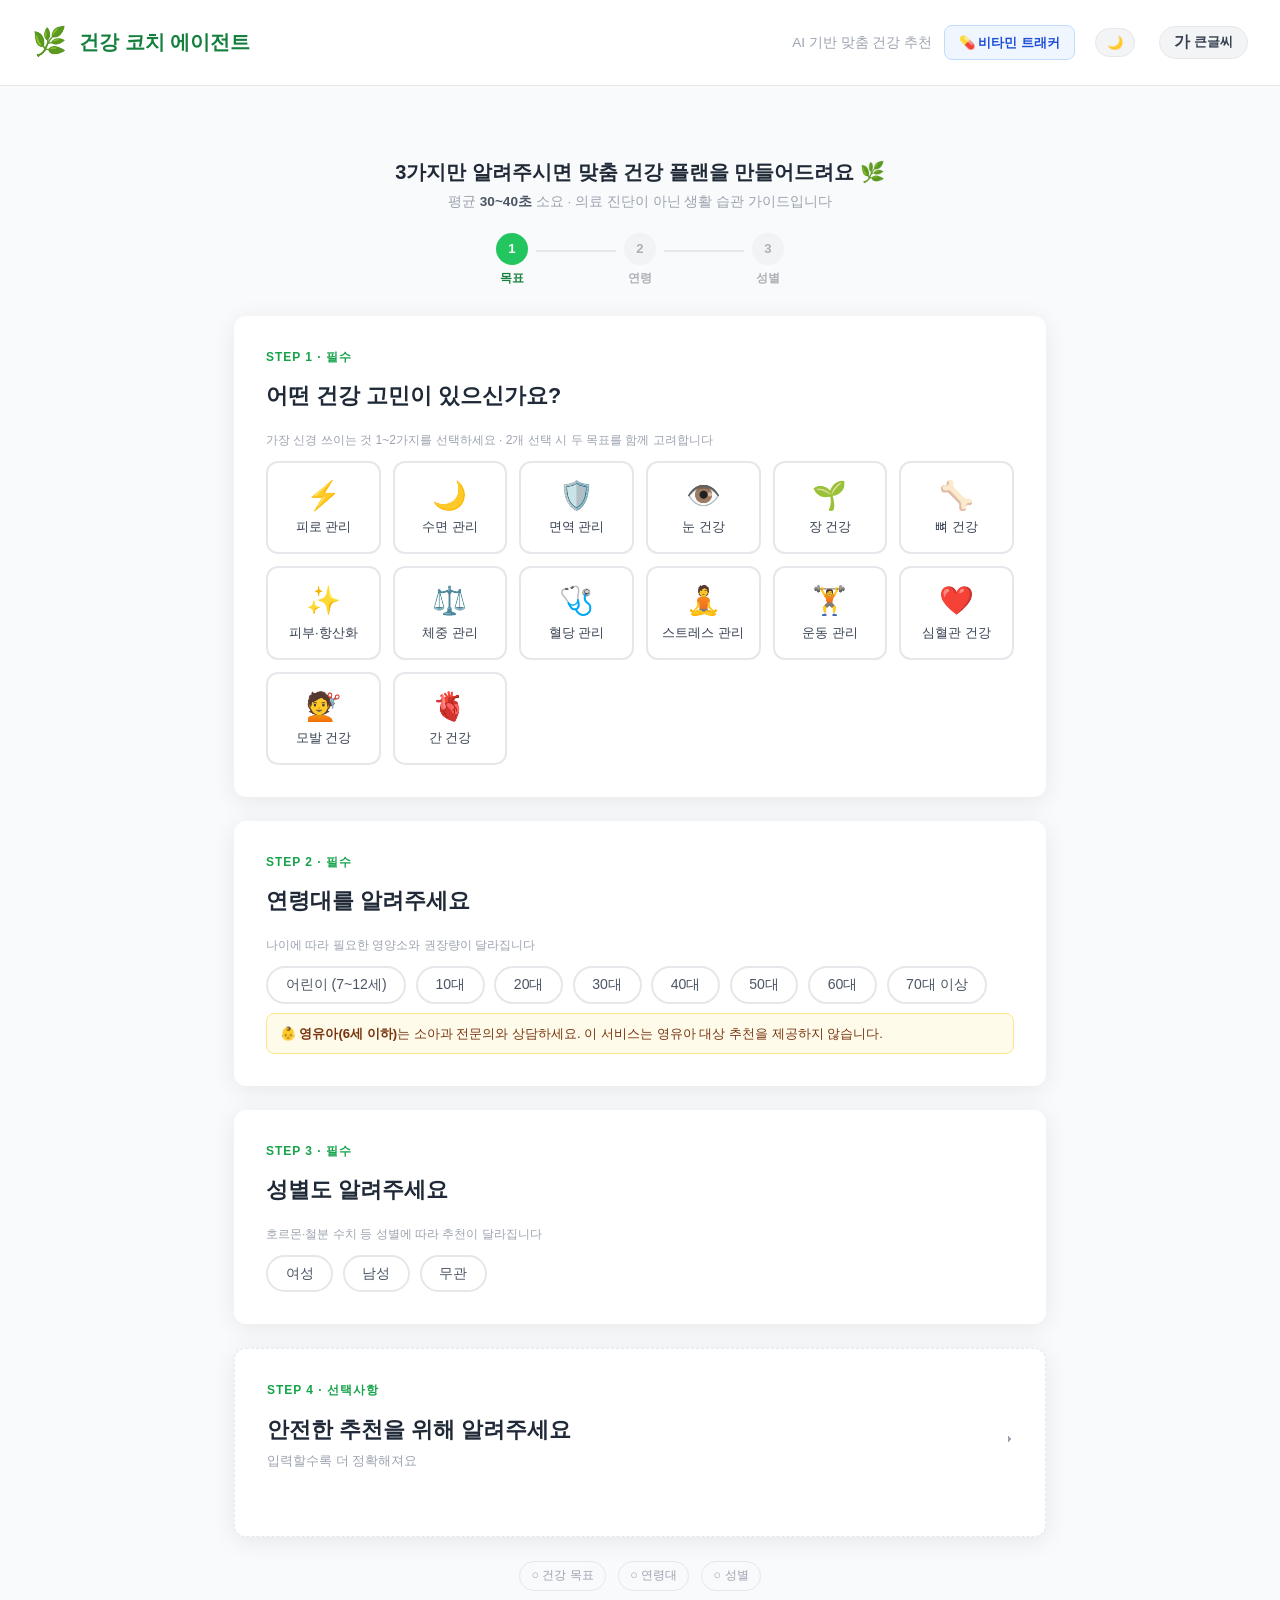
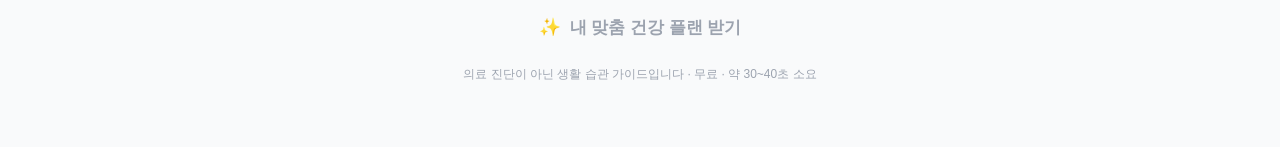
<file: templates/index.html>
<!DOCTYPE html>
<html lang="ko">
<head>
  <meta charset="UTF-8" />
  <meta name="viewport" content="width=device-width, initial-scale=1.0" />
  <title>건강 코치 에이전트</title>
  <link rel="stylesheet" href="/static/style.css" />
</head>
<body>

<header>
  <span class="logo">🌿</span>
  <span class="brand">건강 코치 에이전트</span>
  <span class="tagline">AI 기반 맞춤 건강 추천</span>
  <a href="/vitamin-tracker" class="btn-vt-nav" title="비타민 트래커">💊 비타민 트래커</a>
  <button class="btn-dark-mode" id="dark-mode-btn" onclick="toggleDarkMode()" title="다크 모드">
    <span id="dark-mode-icon">🌙</span>
  </button>
  <button class="btn-font-size" id="font-size-toggle" onclick="toggleLargeText()" title="글씨 크기 변경">
    <span id="font-size-icon">가</span>
    <span id="font-size-label">큰글씨</span>
  </button>
</header>

<!-- 스크롤 상단 버튼 -->
<button id="scroll-top-btn" onclick="scrollToTop()" title="맨 위로">↑</button>

<main>

  <!-- ── 입력 폼 ──────────────────────────────── -->
  <div id="form-section">

    <!-- 폼 상단 안내 -->
    <div class="form-intro">
      <p class="form-intro-title">3가지만 알려주시면 맞춤 건강 플랜을 만들어드려요 🌿</p>
      <p class="form-intro-sub">평균 <strong>30~40초</strong> 소요 · 의료 진단이 아닌 생활 습관 가이드입니다</p>
    </div>

    <!-- 폼 진행 표시 -->
    <div class="form-progress" id="form-progress">
      <div class="fstep active" id="fp1"><span class="fstep-num">1</span><span class="fstep-label">목표</span></div>
      <div class="fstep-line"></div>
      <div class="fstep" id="fp2"><span class="fstep-num">2</span><span class="fstep-label">연령</span></div>
      <div class="fstep-line"></div>
      <div class="fstep" id="fp3"><span class="fstep-num">3</span><span class="fstep-label">성별</span></div>
    </div>

    <!-- 건강 목표 (다중 선택, 최대 2개) -->
    <div class="card" id="card-goal">
      <p class="section-label">STEP 1 · 필수</p>
      <p class="section-title">어떤 건강 고민이 있으신가요?</p>
      <p class="section-sub-hint">가장 신경 쓰이는 것 1~2가지를 선택하세요 · 2개 선택 시 두 목표를 함께 고려합니다</p>
      <div class="goal-grid">
        <button class="goal-btn" data-value="피로 관리"    onclick="selectGoal(this)"><span class="icon">⚡</span>피로 관리<span class="goal-tip">만성 피로·집중력 저하·체력 부족을 개선하고 싶을 때</span></button>
        <button class="goal-btn" data-value="수면 관리"    onclick="selectGoal(this)"><span class="icon">🌙</span>수면 관리<span class="goal-tip">잠들기 어렵거나 수면의 질·수면 시간이 부족할 때</span></button>
        <button class="goal-btn" data-value="면역 관리"    onclick="selectGoal(this)"><span class="icon">🛡️</span>면역 관리<span class="goal-tip">자주 감기에 걸리거나 면역력이 약하다고 느낄 때</span></button>
        <button class="goal-btn" data-value="눈 건강"      onclick="selectGoal(this)"><span class="icon">👁️</span>눈 건강<span class="goal-tip">눈 피로·건조함·시력 보호가 필요할 때</span></button>
        <button class="goal-btn" data-value="장 건강"      onclick="selectGoal(this)"><span class="icon">🌱</span>장 건강<span class="goal-tip">소화 불량·변비·장내 환경 개선이 필요할 때</span></button>
        <button class="goal-btn" data-value="뼈 건강"      onclick="selectGoal(this)"><span class="icon">🦴</span>뼈 건강<span class="goal-tip">골밀도·관절 건강·골다공증 예방이 필요할 때</span></button>
        <button class="goal-btn" data-value="피부·항산화"  onclick="selectGoal(this)"><span class="icon">✨</span>피부·항산화<span class="goal-tip">피부 탄력·노화 예방·기미·건조함을 개선하고 싶을 때</span></button>
        <button class="goal-btn" data-value="체중 관리"    onclick="selectGoal(this)"><span class="icon">⚖️</span>체중 관리<span class="goal-tip">체중 감량·체지방 감소·건강한 체형 유지가 목표일 때</span></button>
        <button class="goal-btn" data-value="혈당 관리"    onclick="selectGoal(this)"><span class="icon">🩺</span>혈당 관리<span class="goal-tip">혈당 안정·당뇨 예방·식후 혈당 급상승을 줄이고 싶을 때</span></button>
        <button class="goal-btn" data-value="스트레스 관리" onclick="selectGoal(this)"><span class="icon">🧘</span>스트레스 관리<span class="goal-tip">불안·긴장·번아웃·심리적 안정이 필요할 때</span></button>
        <button class="goal-btn" data-value="운동 관리"    onclick="selectGoal(this)"><span class="icon">🏋️</span>운동 관리<span class="goal-tip">근력 향상·운동 후 회복·DOMS 감소가 필요할 때</span></button>
        <button class="goal-btn" data-value="심혈관 건강"  onclick="selectGoal(this)"><span class="icon">❤️</span>심혈관 건강<span class="goal-tip">혈압·콜레스테롤·혈액순환 개선이 필요할 때</span></button>
        <button class="goal-btn" data-value="모발 건강"    onclick="selectGoal(this)"><span class="icon">💇</span>모발 건강<span class="goal-tip">탈모·머리카락 손상·두피 건강이 걱정될 때</span></button>
        <button class="goal-btn" data-value="간 건강"      onclick="selectGoal(this)"><span class="icon">🫀</span>간 건강<span class="goal-tip">간 기능·해독·지방간 예방이 필요할 때</span></button>
      </div>
      <div id="goal-selected-display" class="goal-selected-display" style="display:none"></div>
    </div>

    <!-- 연령대 -->
    <div class="card" id="card-age">
      <p class="section-label">STEP 2 · 필수</p>
      <p class="section-title">연령대를 알려주세요</p>
      <p class="section-sub-hint">나이에 따라 필요한 영양소와 권장량이 달라집니다</p>
      <div class="chip-group" id="age-group">
        <button class="chip" data-value="어린이 (7~12세)" onclick="selectChip('age', this)">어린이 (7~12세)</button>
        <button class="chip" data-value="10대"      onclick="selectChip('age', this)">10대</button>
        <button class="chip" data-value="20대"      onclick="selectChip('age', this)">20대</button>
        <button class="chip" data-value="30대"      onclick="selectChip('age', this)">30대</button>
        <button class="chip" data-value="40대"      onclick="selectChip('age', this)">40대</button>
        <button class="chip" data-value="50대"      onclick="selectChip('age', this)">50대</button>
        <button class="chip" data-value="60대"      onclick="selectChip('age', this)">60대</button>
        <button class="chip" data-value="70대 이상" onclick="selectChip('age', this)">70대 이상</button>
      </div>
      <div class="age-notice">
        👶 <strong>영유아(6세 이하)</strong>는 소아과 전문의와 상담하세요. 이 서비스는 영유아 대상 추천을 제공하지 않습니다.
      </div>
    </div>

    <!-- 성별 -->
    <div class="card" id="card-gender">
      <p class="section-label">STEP 3 · 필수</p>
      <p class="section-title">성별도 알려주세요</p>
      <p class="section-sub-hint">호르몬·철분 수치 등 성별에 따라 추천이 달라집니다</p>
      <div class="chip-group" id="gender-group">
        <button class="chip" data-value="여성" onclick="selectChip('gender', this)">여성</button>
        <button class="chip" data-value="남성" onclick="selectChip('gender', this)">남성</button>
        <button class="chip" data-value="무관" onclick="selectChip('gender', this)">무관</button>
      </div>
    </div>

    <!-- 추가 정보 (선택) -->
    <div class="card extra-card collapsed" id="extra-card">
      <div class="extra-card-toggle" onclick="toggleExtra4()">
        <div>
          <p class="section-label">STEP 4 · 선택사항</p>
          <p class="section-title">안전한 추천을 위해 알려주세요 <span class="extra-hint">입력할수록 더 정확해져요</span></p>
        </div>
        <span class="extra-card-arrow">▾</span>
      </div>
      <div class="extra-card-body">
      <p class="section-sub-hint">알레르기·복용약이 있다면 꼭 입력해 주세요 — 부적합한 성분을 자동으로 제외합니다</p>

      <div class="extra-row">
        <label class="extra-label">알레르기·식이 제한</label>
        <div class="chip-group" id="allergy-group">
          <button class="chip chip-sm" data-value="견과류" onclick="toggleExtra('allergy', this)">🥜 견과류</button>
          <button class="chip chip-sm" data-value="유제품" onclick="toggleExtra('allergy', this)">🥛 유제품</button>
          <button class="chip chip-sm" data-value="해산물" onclick="toggleExtra('allergy', this)">🦐 해산물</button>
          <button class="chip chip-sm" data-value="밀·글루텐" onclick="toggleExtra('allergy', this)">🌾 밀·글루텐</button>
          <button class="chip chip-sm" data-value="채식" onclick="toggleExtra('allergy', this)">🥦 채식</button>
        </div>
      </div>

      <div class="extra-row">
        <label class="extra-label">기저질환</label>
        <div class="chip-group" id="condition-group">
          <button class="chip chip-sm" data-value="고혈압" onclick="toggleExtra('condition', this)">🩺 고혈압</button>
          <button class="chip chip-sm" data-value="당뇨" onclick="toggleExtra('condition', this)">💉 당뇨</button>
          <button class="chip chip-sm" data-value="갑상선" onclick="toggleExtra('condition', this)">🦋 갑상선</button>
          <button class="chip chip-sm" data-value="신장질환" onclick="toggleExtra('condition', this)">🫘 신장질환</button>
          <button class="chip chip-sm" data-value="간질환" onclick="toggleExtra('condition', this)">🫀 간질환</button>
        </div>
      </div>

      <div class="extra-row">
        <label class="extra-label">현재 복용 중인 약</label>
        <div class="chip-group" id="medication-group">
          <button class="chip chip-sm" data-value="혈압약" onclick="toggleExtra('medication', this)">💊 혈압약</button>
          <button class="chip chip-sm" data-value="당뇨약" onclick="toggleExtra('medication', this)">💊 당뇨약</button>
          <button class="chip chip-sm" data-value="항응고제" onclick="toggleExtra('medication', this)">🩸 항응고제</button>
          <button class="chip chip-sm" data-value="항우울제" onclick="toggleExtra('medication', this)">🧠 항우울제</button>
          <button class="chip chip-sm" data-value="없음" onclick="toggleExtra('medication', this)">✅ 없음</button>
        </div>
      </div>

      <div class="extra-row">
        <label class="extra-label">특이사항</label>
        <input type="text" id="extra-note" class="extra-input" placeholder="예: 임신 6개월, 혈압약 복용 중, 당뇨 있음, 유당불내증 — 안전한 추천을 위해 해당 사항을 입력해주세요 (선택)" maxlength="100" />
      </div>
      </div><!-- /extra-card-body -->
    </div>

    <!-- 오류 -->
    <div class="error-box" id="error-box"></div>

    <!-- 실행 버튼 -->
    <div class="run-wrap">
      <div class="run-checklist" id="run-checklist">
        <span class="rck" id="rck-goal">○ 건강 목표</span>
        <span class="rck" id="rck-age">○ 연령대</span>
        <span class="rck" id="rck-gender">○ 성별</span>
      </div>
      <button class="btn-run" id="run-btn" onclick="runPipeline()" disabled>
        <span class="btn-run-icon">✨</span>
        <span id="run-btn-label">내 맞춤 건강 플랜 받기</span>
      </button>
      <p class="run-disclaimer">의료 진단이 아닌 생활 습관 가이드입니다 · 무료 · 약 30~40초 소요</p>
    </div>
  </div>

  <!-- ── 로딩 (Progress bar) ───────────────────── -->
  <div class="card loading-card" id="loading" style="display:none; flex-direction:column; gap:1.25rem;">
    <div class="loading-top">
      <div class="loading-spinner"></div>
      <div>
        <p class="loading-msg" id="loading-msg">잠깐만요, 맞춤 플랜을 만들고 있어요</p>
        <p class="loading-time-hint">보통 30~40초 정도 걸려요 ☕</p>
      </div>
    </div>
    <div class="progress-bar-wrap">
      <div class="progress-bar-track">
        <div class="progress-bar-fill" id="progress-fill"></div>
      </div>
      <span class="progress-pct" id="progress-pct">0%</span>
    </div>
    <div class="progress-steps" id="progress-steps">
      <div class="pstep" id="ps1">🎯 목표 분석</div>
      <div class="pstep" id="ps2">🥗 음식 추천</div>
      <div class="pstep" id="ps3">💊 영양 성분</div>
      <div class="pstep" id="ps4">🔍 최종 검증</div>
    </div>
    <button class="btn-cancel" id="cancel-btn" onclick="cancelPipeline()">취소</button>
  </div>

  <!-- ── 결과 ──────────────────────────────────── -->
  <div id="result" style="display:none">
    <div class="card">
      <div class="result-header">
        <span class="result-badge">✅ 플랜 완성</span>
        <div class="result-actions">
          <button class="btn-action" onclick="toggleEditPanel()" id="edit-panel-btn" title="나이·성별·추가조건 수정">⚙️ 조건 수정</button>
          <button class="btn-action" onclick="printResult()" title="PDF·인쇄로 저장">🖨️ 인쇄·저장</button>
          <button class="btn-action" onclick="shareResult()" title="링크 복사">🔗 공유</button>
          <button class="btn-action" onclick="saveResult()" title="저장">💾 저장</button>
          <button class="btn-action" onclick="resetGoalOnly()" title="목표만 바꿔서 재추천">🎯 목표 변경</button>
          <button class="btn-reset" onclick="reset()">← 전체 초기화</button>
        </div>
      </div>

      <!-- ── 조건 수정 패널 ─────────────────────── -->
      <div id="edit-panel" class="edit-panel" style="display:none">
        <div class="edit-panel-title">⚙️ 조건을 수정하고 다시 추천받으세요</div>
        <div class="edit-panel-grid">
          <div class="edit-panel-group">
            <label class="edit-panel-label">연령대</label>
            <div class="chip-group chip-group-sm" id="edit-age-group">
              <button class="chip chip-sm" data-value="어린이 (7~12세)" onclick="editChip('age',this)">어린이</button>
              <button class="chip chip-sm" data-value="10대" onclick="editChip('age',this)">10대</button>
              <button class="chip chip-sm" data-value="20대" onclick="editChip('age',this)">20대</button>
              <button class="chip chip-sm" data-value="30대" onclick="editChip('age',this)">30대</button>
              <button class="chip chip-sm" data-value="40대" onclick="editChip('age',this)">40대</button>
              <button class="chip chip-sm" data-value="50대" onclick="editChip('age',this)">50대</button>
              <button class="chip chip-sm" data-value="60대" onclick="editChip('age',this)">60대</button>
              <button class="chip chip-sm" data-value="70대 이상" onclick="editChip('age',this)">70대+</button>
            </div>
          </div>
          <div class="edit-panel-group">
            <label class="edit-panel-label">성별</label>
            <div class="chip-group chip-group-sm" id="edit-gender-group">
              <button class="chip chip-sm" data-value="여성" onclick="editChip('gender',this)">여성</button>
              <button class="chip chip-sm" data-value="남성" onclick="editChip('gender',this)">남성</button>
              <button class="chip chip-sm" data-value="무관" onclick="editChip('gender',this)">무관</button>
            </div>
          </div>
          <div class="edit-panel-group">
            <label class="edit-panel-label">알레르기·식이제한</label>
            <div class="chip-group chip-group-sm" id="edit-allergy-group">
              <button class="chip chip-sm" data-value="견과류" onclick="editToggle('allergy',this)">🥜 견과류</button>
              <button class="chip chip-sm" data-value="유제품" onclick="editToggle('allergy',this)">🥛 유제품</button>
              <button class="chip chip-sm" data-value="해산물" onclick="editToggle('allergy',this)">🦐 해산물</button>
              <button class="chip chip-sm" data-value="밀·글루텐" onclick="editToggle('allergy',this)">🌾 밀·글루텐</button>
              <button class="chip chip-sm" data-value="채식" onclick="editToggle('allergy',this)">🥦 채식</button>
            </div>
          </div>
          <div class="edit-panel-group">
            <label class="edit-panel-label">기저질환</label>
            <div class="chip-group chip-group-sm" id="edit-condition-group">
              <button class="chip chip-sm" data-value="고혈압" onclick="editToggle('condition',this)">🩺 고혈압</button>
              <button class="chip chip-sm" data-value="당뇨" onclick="editToggle('condition',this)">💉 당뇨</button>
              <button class="chip chip-sm" data-value="갑상선" onclick="editToggle('condition',this)">🦋 갑상선</button>
              <button class="chip chip-sm" data-value="신장질환" onclick="editToggle('condition',this)">🫘 신장질환</button>
              <button class="chip chip-sm" data-value="간질환" onclick="editToggle('condition',this)">🫀 간질환</button>
            </div>
          </div>
          <div class="edit-panel-group">
            <label class="edit-panel-label">복용 중인 약</label>
            <div class="chip-group chip-group-sm" id="edit-medication-group">
              <button class="chip chip-sm" data-value="혈압약" onclick="editToggle('medication',this)">💊 혈압약</button>
              <button class="chip chip-sm" data-value="당뇨약" onclick="editToggle('medication',this)">💊 당뇨약</button>
              <button class="chip chip-sm" data-value="항응고제" onclick="editToggle('medication',this)">🩸 항응고제</button>
              <button class="chip chip-sm" data-value="항우울제" onclick="editToggle('medication',this)">🧠 항우울제</button>
              <button class="chip chip-sm" data-value="없음" onclick="editToggle('medication',this)">✅ 없음</button>
            </div>
          </div>
        </div>
        <button class="btn-rerun" onclick="rerunFromEdit()">🔄 이 조건으로 다시 추천받기</button>
      </div>

      <!-- 저장된 결과 불러오기 배너 -->
      <div id="saved-banner" class="saved-banner" style="display:none">
        💾 저장된 추천 결과입니다.
        <button onclick="document.getElementById('saved-banner').style.display='none'" class="banner-close">✕</button>
      </div>
      <div id="result-content"></div>
    </div>
  </div>

</main>

<!-- ── 워크플로우 모달 ──────────────────────────── -->
<div id="workflow-modal" class="wf-overlay" style="display:none" onclick="closeWorkflowOutside(event)">
  <div class="wf-modal">
    <div class="wf-modal-header">
      <span class="wf-modal-title">📋 추천 워크플로우</span>
      <button class="wf-close" onclick="closeWorkflow()">✕</button>
    </div>
    <div class="wf-modal-body" id="wf-body"></div>
  </div>
</div>

<script>
const state = { goals: [], age: '', gender: '', allergy: [], condition: [], medication: [] };
let lastMeta = null;

// ── 아이콘 맵 ────────────────────────────────────
const FOOD_ICONS = {
  // 채소·과일
  '블루베리':'🫐','토마토':'🍅','아보카도':'🥑','브로콜리':'🥦','시금치':'🥬',
  '시금치·케일':'🥬','귤':'🍊','오렌지':'🍊','키위':'🥝','바나나':'🍌',
  '사과':'🍎','포도':'🍇','딸기':'🍓','당근':'🥕','고구마':'🍠',
  '파프리카':'🫑','마늘':'🧄','아로니아':'🫐','알로에 베라':'🌵','알로에 베라 젤':'🌵',
  // 곡물·두류
  '현미':'🍚','오트밀':'🌾','귀리':'🌾','두부':'🫘','콩':'🫘','김치':'🥗',
  // 견과·오일
  '견과류':'🥜','아몬드':'🥜','호두':'🥜','올리브유':'🫒','아마씨':'🌱',
  // 단백질
  '달걀':'🥚','닭가슴살':'🍗','연어':'🐟','고등어':'🐟','멸치':'🐟',
  // 유제품
  '요거트':'🥛','우유':'🥛','따뜻한 우유':'🥛','치즈':'🧀',
  // 음료·차
  '녹차':'🍵','블루베리 스무디':'🫐','산조인 한방차':'🍵',
  // 기타 음식
  '다크초콜릿':'🍫','강황':'🫚',
  // 건강기능식품
  '홍삼':'🌿','홍삼 농축액':'🌿','녹용':'🦌','흑염소 진액':'🐐',
  '프로폴리스':'🐝','밀크시슬':'🌱','스피루리나':'🌊','클로렐라':'🌊',
  '아슈와간다':'🌿','빌베리 추출물':'👁️','발레리안 추출물':'🌿',
  '여주 추출물':'🌿',
};
const HABIT_KEYWORDS = [
  // 신체 활동
  ['걷기','🚶'],['달리기','🏃'],['산책','🚶'],['운동','🏋️'],['스트레칭','🤸'],
  ['신체 활동','🏃'],['체육','⚽'],
  // 수면·휴식
  ['수면','😴'],['취침','🌙'],['잠','😴'],['눈 감기','😴'],['침실','🌙'],
  // 수분·음식
  ['물','💧'],['수분','💧'],['식사','🍽️'],['채소','🥗'],['씹기','🍽️'],
  ['편식','🥗'],['야식','🌙'],
  // 카페인·음료
  ['카페인','☕'],['탄산음료','🥤'],['절주','🚫'],['금주','🚫'],
  // 피부·외모
  ['자외선','☀️'],['선크림','☀️'],['보습','💆'],['세안','🧴'],
  ['두피','💆'],['헤어','💇'],
  // 눈 건강
  ['눈 깜빡','👁️'],['20-20-20','👁️'],['화면 밝기','👁️'],['블루라이트','📵'],
  // 정신·마음
  ['명상','🧘'],['호흡','🌬️'],['취미','🎨'],['친구','👥'],['대화','👥'],
  // 햇빛·야외
  ['햇빛','🌞'],['햇볕','🌞'],['야외','🌿'],
  // 디지털
  ['스마트폰','📵'],['스크린','📵'],
  // 건강 관리
  ['혈압','🩺'],['맥박','🩺'],['손 씻기','🙌'],['위생','🙌'],
  // 기타
  ['금연','🚭'],['규칙적','⏰'],['마사지','💆'],
];
const NUTRIENT_ICONS = {
  '철분':'🩸','비타민 B12':'⚡','마그네슘':'💪','코엔자임 Q10':'🔋',
  '멜라토닌':'🌙','L-테아닌':'🍵','비타민 C':'🍊','비타민 D':'☀️',
  '아연':'🛡️','루테인':'👁️','지아잔틴':'👁️','오메가-3':'🐟',
  '프로바이오틱스':'🌱','프리바이오틱스':'🌱','식이섬유':'🌾',
  '칼슘':'🦴','콜라겐':'✨','글루타치온':'💎','단백질 보충제':'💪',
  '녹차 추출물':'🍵','크롬':'🔬','베르베린':'🌿','알파리포산':'⚡',
  '아슈와간다':'🌿','BCAA':'💪','비오틴':'💇','밀크씨슬':'🌱',
  'NAC':'🔬','비타민 E':'🌻','식이섬유 (프리바이오틱스)':'🌾',
};

// ── 음식별 주요 영양소 뱃지 ──────────────────────────
const FOOD_NUTRIENTS_MAP = {
  '당근':     ['베타카로틴', '비타민A'],
  '브로콜리': ['비타민C', '칼슘', '철분'],
  '시금치':   ['철분', '비타민K', '엽산'],
  '시금치·케일': ['철분', '비타민K', '엽산'],
  '달걀':     ['단백질', '비타민D', '철분'],
  '우유':     ['칼슘', '비타민D', '단백질'],
  '따뜻한 우유': ['칼슘', '마그네슘'],
  '요거트':   ['칼슘', '프로바이오틱스'],
  '치즈':     ['칼슘', '단백질'],
  '연어':     ['오메가-3', '비타민D', '단백질'],
  '고등어':   ['오메가-3', 'DHA'],
  '멸치':     ['칼슘', '오메가-3'],
  '닭가슴살': ['단백질', '비타민B12'],
  '두부':     ['단백질', '칼슘', '철분'],
  '콩':       ['단백질', '철분', '엽산'],
  '현미':     ['식이섬유', '비타민B1'],
  '현미밥':   ['식이섬유', '비타민B1'],
  '오트밀':   ['식이섬유', '철분', '마그네슘'],
  '귀리':     ['식이섬유', '철분'],
  '고구마':   ['베타카로틴', '비타민C', '식이섬유'],
  '아보카도': ['건강한 지방', '칼륨', '비타민E'],
  '블루베리': ['비타민C', '항산화 성분'],
  '오렌지':   ['비타민C', '엽산'],
  '귤':       ['비타민C', '식이섬유'],
  '키위':     ['비타민C', '비타민K'],
  '바나나':   ['칼륨', '비타민B6'],
  '사과':     ['식이섬유', '비타민C'],
  '딸기':     ['비타민C', '엽산'],
  '토마토':   ['비타민C', '리코펜'],
  '파프리카': ['비타민C', '베타카로틴'],
  '아몬드':   ['비타민E', '칼슘', '철분'],
  '호두':     ['오메가-3', '비타민E'],
  '견과류':   ['비타민E', '오메가-3'],
};

// ── 맞춤 추천 배지 ───────────────────────────────
// 목표 + 음식 카테고리 조합 → 선택 이유
const GOAL_CAT_MATCH = {
  fatigue_management: {
    '단백질': '에너지 생성 재료', '채소': '철분·비타민 보충', '곡류': '지속 에너지원',
    '탄수화물': '빠른 에너지 보충', '건강보조식품': '피로 회복 집중 보충',
    '과일': '천연 당·비타민C', '유제품': '필수 아미노산',
  },
  sleep_management: {
    '과일': '트립토판·마그네슘', '견과류': '마그네슘 공급', '유제품': '수면 유도 트립토판',
    '건강보조식품': '수면 호르몬 지원', '탄수화물': '세로토닌 합성 도움',
  },
  immunity_management: {
    '채소': '비타민C·항산화', '발효식품': '장내 면역 강화', '향신채': '항균·항염 성분',
    '건강보조식품': '면역 세포 활성화', '과일': '비타민C 직접 공급',
  },
  eye_health: {
    '채소': '루테인·베타카로틴', '생선': '오메가3·DHA 망막 보호', '과일': '안토시아닌',
    '건강보조식품': '루테인·지아잔틴 집중',
  },
  gut_health: {
    '발효식품': '유익균 직접 공급', '채소': '식이섬유 장 운동', '과일': '펙틴 프리바이오틱',
    '유제품': '프로바이오틱스', '건강보조식품': '장 점막 보호',
    '복합탄수화물': '지속 식이섬유',
  },
  bone_health: {
    '유제품': '칼슘 직접 공급원', '생선': '칼슘+비타민D', '채소': '비타민K·마그네슘',
    '단백질': '뼈 기질 단백질', '건강보조식품': '골밀도 강화 지원',
    '십자화과 채소': '비타민K·칼슘',
  },
  skin_antioxidant: {
    '과일': '안토시아닌·비타민C', '채소': '카로티노이드 항산화',
    '건강한 지방': '피부 보습 지방산', '건강보조식품': '콜라겐 합성 지원',
    '항산화 식품': '폴리페놀 항산화',
  },
  weight_management: {
    '단백질': '근육 유지·포만감↑', '복합탄수화물': '혈당 안정·포만감',
    '채소': '저칼로리·식이섬유', '과일': '천연당·식이섬유',
    '건강보조식품': '대사 활성 지원',
  },
  blood_sugar_management: {
    '통곡물': '혈당 급등 억제', '채소': '식이섬유 혈당 조절',
    '건강한 지방': '인슐린 민감성↑', '건강보조식품': '혈당 조절 성분',
    '과일': '저GI 천연당', '견과류': '지방산·마그네슘',
  },
  stress_management: {
    '항산화 식품': '코르티솔 산화 방어', '건강한 지방': '뇌 세로토닌 합성',
    '생선': '오메가3 신경 안정', '건강보조식품': '아답토젠 스트레스 완화',
    '과일': '비타민C 코르티솔↓', '탄수화물': '세로토닌 합성 보조',
  },
  exercise_recovery: {
    '단백질': '근육 단백질 재합성', '탄수화물': '글리코겐 빠른 보충',
    '과일': '항염·전해질 보충', '건강보조식품': '회복 인자 집중 공급',
    '항염 식품': '근육 염증 완화',
  },
  cardiovascular_health: {
    '생선': '오메가3 중성지방↓', '통곡물': '베타글루칸 콜레스테롤↓',
    '채소': '리코펜·항산화', '견과류': '불포화지방산 혈관 보호',
    '건강보조식품': '혈행 개선 성분', '건강한 지방': '좋은 HDL 증가',
  },
  hair_health: {
    '단백질': '케라틴 합성 재료', '생선': '오메가3 두피 혈행',
    '견과류': '비오틴·아연', '채소': '철분·엽산 모낭 영양',
    '건강보조식품': '두피 성장인자 지원',
  },
  liver_health: {
    '십자화과 채소': '설포라판 해독 효소', '향신료': '커큐민 항산화',
    '향신채': '알리신 간 보호', '음료': '카테킨 지방간 예방',
    '건강보조식품': '간세포 보호 성분', '채소': '베타카로틴 항산화',
  },
};

// 연령대 → 맞춤 이유 접두어
const AGE_MATCH_LABEL = {
  'child':    '성장기 필수',
  'teens':    '10대 성장 지원',
  '20s':      '20대 활력 지원',
  '30s':      '30대 기초 관리',
  '40s':      '40대 대사 관리',
  '50s':      '50대 노화 예방',
  '60s':      '60대 근골격 유지',
  '70s_plus': '시니어 맞춤',
};
const AGE_GROUP_KEY_MAP = {
  '어린이 (7~12세)': 'child', '10대': 'teens', '20대': '20s', '30대': '30s',
  '40대': '40s', '50대': '50s', '60대': '60s', '70대 이상': '70s_plus',
};

function getFoodMatchBadges(food, ageGroup, primaryGoal) {
  const badges = [];
  const goalMap  = GOAL_CAT_MATCH[primaryGoal] || {};
  const goalReason = goalMap[food.category];
  if (goalReason) badges.push({ text: goalReason, cls: 'mb-goal' });

  const ageKey = AGE_GROUP_KEY_MAP[ageGroup] || ageGroup;
  const ageLabel = AGE_MATCH_LABEL[ageKey];
  if (ageLabel) badges.push({ text: ageLabel, cls: 'mb-age' });

  return badges;
}

// ── 근거 수준 표시 ────────────────────────────────
const EVIDENCE_CONFIG = {
  research:    { label: '연구 지지',    icon: '🔬', cls: 'ev-research' },
  expert:      { label: '전문가 권고',  icon: '👨‍⚕️', cls: 'ev-expert'   },
  traditional: { label: '전통 사용',    icon: '🌿', cls: 'ev-traditional' },
};
// 순위 레이블
const RANK_LABELS = ['핵심 성분', '보조 성분', '추가 고려'];

function foodIcon(n)     { return FOOD_ICONS[n] || '🥗'; }
function habitIcon(t)    { for(const[k,i] of HABIT_KEYWORDS) if(t.includes(k)) return i; return '✅'; }
function nutrientIcon(n) { return NUTRIENT_ICONS[n] || '💊'; }

// ── 목표별 개인화 맥락 설명 ──────────────────────
const GOAL_SUMMARY_MAP = {
  fatigue_management:       '규칙적인 수면, 철분·비타민 B 보충, 과로 방지가 핵심입니다',
  sleep_management:         '수면 환경 개선, 취침 루틴 형성, 마그네슘·멜라토닌 조절이 중요합니다',
  immunity_management:      '균형 잡힌 식사, 충분한 휴식, 비타민 C·아연 보충이 효과적입니다',
  eye_health:               '디지털 기기 사용 시간 조절, 루테인·오메가-3 섭취가 도움이 됩니다',
  gut_health:               '식이섬유 섭취 증가, 프로바이오틱스 보충, 규칙적인 식습관이 중요합니다',
  bone_health:              '칼슘·비타민 D 보충, 체중 부하 운동, 충분한 햇볕 노출이 핵심입니다',
  skin_antioxidant:         '항산화 영양소(비타민 C·E) 섭취, 자외선 차단, 충분한 수분 섭취가 필요합니다',
  weight_management:        '식사량 조절, 규칙적인 유산소 운동, 단백질 섭취 유지가 중요합니다',
  blood_sugar_management:   '정제 탄수화물 줄이기, 규칙적인 식사 시간, 식후 가벼운 운동이 효과적입니다',
  stress_management:        '규칙적인 이완 루틴, 마그네슘·L-테아닌 보충, 수면의 질 향상이 핵심입니다',
  exercise_recovery:        '운동 후 단백질 보충, 충분한 회복 시간, BCAA·마그네슘 섭취가 도움이 됩니다',
  cardiovascular_health:    '오메가-3·코엔자임 Q10 보충, 나트륨 줄이기, 규칙적인 유산소 운동이 중요합니다',
  hair_health:              '비오틴·아연 보충, 두피 혈액순환 개선, 단백질 충분 섭취가 핵심입니다',
  liver_health:             '알코올 줄이기, 밀크씨슬·NAC 보충, 기름진 음식 제한이 효과적입니다',
};

// ── 목표 키 → 한글 레이블 (단일 공통 맵) ─────────
const GOAL_LABEL_MAP = {
  fatigue_management:'피로 관리', sleep_management:'수면 관리',
  immunity_management:'면역 관리', eye_health:'눈 건강',
  gut_health:'장 건강', bone_health:'뼈 건강',
  skin_antioxidant:'피부·항산화', weight_management:'체중 관리',
  blood_sugar_management:'혈당 관리', stress_management:'스트레스 관리',
  exercise_recovery:'운동 관리', cardiovascular_health:'심혈관 건강',
  hair_health:'모발 건강', liver_health:'간 건강',
};

// ── 건강 목표 다중 선택 (최대 2개) ──────────────
function selectGoal(el) {
  const val = el.dataset.value;
  const idx = state.goals.indexOf(val);
  const wasEmpty = state.goals.length === 0;
  if (idx !== -1) {
    state.goals.splice(idx, 1);
    el.classList.remove('active');
  } else {
    if (state.goals.length >= 2) {
      const first = state.goals.shift();
      document.querySelector(`.goal-btn[data-value="${first}"]`)?.classList.remove('active');
    }
    state.goals.push(val);
    el.classList.add('active');
  }
  updateGoalDisplay();
  updateBtn();
  if (wasEmpty && state.goals.length === 1) {
    setTimeout(() => document.getElementById('card-age')?.scrollIntoView({ behavior: 'smooth', block: 'start' }), 120);
  }
}

function updateGoalDisplay() {
  const disp = document.getElementById('goal-selected-display');
  if (state.goals.length === 0) { disp.style.display = 'none'; return; }
  disp.style.display = 'flex';
  disp.innerHTML = state.goals.map(g => `<span class="goal-chip-selected">${g}</span>`).join('<span class="goal-chip-arrow">→</span>');
}

// 유아·어린이에게 적합하지 않은 성인 전용 목표
const ADULT_ONLY_GOALS = new Set(['혈당 관리','심혈관 건강','모발 건강','간 건강','스트레스 관리','피부·항산화']);

function filterGoalsByAge(ageVal) {
  const isChild = ageVal === '어린이 (7~12세)';
  document.querySelectorAll('.goal-btn').forEach(btn => {
    const g = btn.dataset.value;
    if (isChild && ADULT_ONLY_GOALS.has(g)) {
      btn.classList.add('goal-disabled');
      btn.disabled = true;
      // 혹시 선택돼 있으면 해제
      const idx = state.goals.indexOf(g);
      if (idx !== -1) { state.goals.splice(idx, 1); btn.classList.remove('active'); }
    } else {
      btn.classList.remove('goal-disabled');
      btn.disabled = false;
    }
  });
  updateGoalDisplay();
}

function selectChip(type, el) {
  const group = type === 'age' ? 'age-group' : 'gender-group';
  const hadValue = type === 'age' ? !!state.age : !!state.gender;
  document.querySelectorAll(`#${group} .chip`).forEach(b => b.classList.remove('active'));
  el.classList.add('active');
  if (type === 'age') {
    state.age = el.dataset.value;
    filterGoalsByAge(el.dataset.value);
    if (!hadValue) setTimeout(() => document.getElementById('card-gender')?.scrollIntoView({ behavior: 'smooth', block: 'start' }), 120);
  } else {
    state.gender = el.dataset.value;
    if (!hadValue) {
      openExtra4();
      setTimeout(() => document.getElementById('run-btn')?.scrollIntoView({ behavior: 'smooth', block: 'center' }), 380);
    }
  }
  updateBtn();
}

function toggleExtra4() {
  const card = document.getElementById('extra-card');
  const isCollapsed = card.classList.contains('collapsed');
  card.classList.toggle('collapsed', !isCollapsed);
  card.classList.toggle('open', isCollapsed);
}

function openExtra4() {
  const card = document.getElementById('extra-card');
  if (card.classList.contains('collapsed')) {
    card.classList.remove('collapsed');
    card.classList.add('open');
  }
}

function toggleExtra(type, el) {
  const val = el.dataset.value;
  // '없음' 선택 시 같은 그룹 모두 해제
  if (val === '없음') {
    state[type] = el.classList.contains('active') ? [] : ['없음'];
    document.querySelectorAll(`#${type}-group .chip`).forEach(b => b.classList.remove('active'));
    if (state[type].length) el.classList.add('active');
    return;
  }
  // 일반 선택: '없음' 해제
  state[type] = state[type].filter(v => v !== '없음');
  document.querySelector(`#${type}-group .chip[data-value="없음"]`)?.classList.remove('active');

  const idx = state[type].indexOf(val);
  if (idx !== -1) { state[type].splice(idx, 1); el.classList.remove('active'); }
  else            { state[type].push(val);       el.classList.add('active'); }
}

function updateBtn() {
  const hasGoal   = state.goals.length > 0;
  const hasAge    = !!state.age;
  const hasGender = !!state.gender;
  const ready     = hasGoal && hasAge && hasGender;

  document.getElementById('run-btn').disabled = !ready;

  // 체크리스트 업데이트
  const rckGoal   = document.getElementById('rck-goal');
  const rckAge    = document.getElementById('rck-age');
  const rckGender = document.getElementById('rck-gender');
  if (rckGoal)   { rckGoal.textContent   = hasGoal   ? '✓ 건강 목표' : '○ 건강 목표';   rckGoal.classList.toggle('done', hasGoal); }
  if (rckAge)    { rckAge.textContent    = hasAge    ? '✓ 연령대'    : '○ 연령대';    rckAge.classList.toggle('done', hasAge); }
  if (rckGender) { rckGender.textContent = hasGender ? '✓ 성별'      : '○ 성별';      rckGender.classList.toggle('done', hasGender); }

  // 폼 진행 dots
  const fp1 = document.getElementById('fp1');
  const fp2 = document.getElementById('fp2');
  const fp3 = document.getElementById('fp3');
  if (fp1) fp1.classList.toggle('done', hasGoal);
  if (fp2) fp2.classList.toggle('done', hasAge);
  if (fp3) fp3.classList.toggle('done', hasGender);
  if (fp2) fp2.classList.toggle('active', hasGoal && !hasAge);
  if (fp3) fp3.classList.toggle('active', hasAge && !hasGender);
}

// ── Progress bar ─────────────────────────────────
const STEPS = [
  { id:'ps1', pct:20, msg:'고민을 꼼꼼히 살펴보고 있어요 🎯' },
  { id:'ps2', pct:45, msg:'딱 맞는 음식들을 찾고 있어요 🥗' },
  { id:'ps3', pct:70, msg:'부족한 영양소를 분석하는 중이에요 💊' },
  { id:'ps4', pct:90, msg:'거의 다 됐어요! 마지막 검토 중 🔍' },
];
let stepTimer = null, stepIdx = 0;
let _abortCtrl = null;

function startProgress() {
  stepIdx = 0;
  setProgress(0, '분석을 시작합니다…');
  document.querySelectorAll('.pstep').forEach(e => e.classList.remove('active','done'));
  stepTimer = setInterval(() => {
    if (stepIdx >= STEPS.length) { clearInterval(stepTimer); return; }
    const s = STEPS[stepIdx];
    document.getElementById(s.id).classList.add('active');
    if (stepIdx > 0) document.getElementById(STEPS[stepIdx-1].id).classList.replace('active','done');
    setProgress(s.pct, s.msg);
    stepIdx++;
  }, 1800);
}

function setProgress(pct, msg) {
  document.getElementById('progress-fill').style.width = pct + '%';
  document.getElementById('progress-pct').textContent = pct + '%';
  document.getElementById('loading-msg').textContent = msg;
}

function stopProgress() {
  clearInterval(stepTimer);
  setProgress(100, '완료!');
  document.querySelectorAll('.pstep').forEach(e => { e.classList.remove('active'); e.classList.add('done'); });
}

// ── 취소 ──────────────────────────────────────────
function cancelPipeline() {
  if (_abortCtrl) { _abortCtrl.abort(); _abortCtrl = null; }
  clearInterval(stepTimer);
  document.getElementById('loading').style.display = 'none';
  document.getElementById('form-section').style.display = 'block';
  window.scrollTo({ top: 0, behavior: 'smooth' });
}

// ── 파이프라인 실행 ──────────────────────────────
async function runPipeline() {
  const err = document.getElementById('error-box');
  err.style.display = 'none';
  document.getElementById('form-section').style.display = 'none';
  document.getElementById('loading').style.display = 'flex';
  document.getElementById('result').style.display = 'none';
  startProgress();
  _abortCtrl = new AbortController();

  try {
    const res = await fetch('/api/run', {
      method: 'POST',
      headers: { 'Content-Type': 'application/json' },
      signal: _abortCtrl.signal,
      body: JSON.stringify({
        health_goals: state.goals,
        age_group: state.age,
        gender: state.gender,
        allergies: state.allergy,
        conditions: state.condition,
        medications: state.medication,
        extra_note: document.getElementById('extra-note').value.trim(),
      }),
    });
    const data = await res.json();
    stopProgress();
    await new Promise(r => setTimeout(r, 400));
    document.getElementById('loading').style.display = 'none';

    if (!res.ok || !data.success) { showError(data.error || '알 수 없는 오류가 발생했습니다.'); return; }

    lastMeta = data.meta;
    renderResultCards(data.meta);
    document.getElementById('result').style.display = 'block';
    window.scrollTo({ top: 0, behavior: 'smooth' });

  } catch (e) {
    if (e.name === 'AbortError') return; // 사용자가 취소한 경우 무시
    stopProgress();
    document.getElementById('loading').style.display = 'none';
    showError('서버 연결에 실패했습니다: ' + e.message);
  }
}

function goalBadgeHtml(item, primaryKey, multiGoal) {
  const isSec = item.goal_key && item.goal_key !== primaryKey;
  if (isSec) return `<span class="nutrient-goal-badge secondary">${GOAL_LABEL_MAP[item.goal_key] || item.goal_key}</span>`;
  return multiGoal ? `<span class="nutrient-goal-badge primary">${GOAL_LABEL_MAP[primaryKey] || ''}</span>` : '';
}

// ── 탭 전환 ──────────────────────────────────────
function switchResultTab(idx, tabEl) {
  document.querySelectorAll('.rtab').forEach((t, i) => t.classList.toggle('active', i === idx));
  document.querySelectorAll('.rtab-panel').forEach((p, i) => p.classList.toggle('active', i === idx));
}

// ── 체크박스 토글 ────────────────────────────────
function toggleCheck(el) {
  const item = el.closest('.chk-item');
  item.classList.toggle('checked');
}

// ── 목표별 히어로 컬러 ───────────────────────────
const GOAL_HERO_GRAD = {
  fatigue_management:     'linear-gradient(135deg,#b45309 0%,#f59e0b 60%,#fbbf24 100%)',
  sleep_management:       'linear-gradient(135deg,#4c1d95 0%,#7c3aed 60%,#a78bfa 100%)',
  immunity_management:    'linear-gradient(135deg,#166534 0%,#16a34a 60%,#22c55e 100%)',
  eye_health:             'linear-gradient(135deg,#1e3a8a 0%,#2563eb 60%,#60a5fa 100%)',
  gut_health:             'linear-gradient(135deg,#065f46 0%,#059669 60%,#34d399 100%)',
  bone_health:            'linear-gradient(135deg,#155e75 0%,#0891b2 60%,#22d3ee 100%)',
  skin_antioxidant:       'linear-gradient(135deg,#831843 0%,#db2777 60%,#f472b6 100%)',
  weight_management:      'linear-gradient(135deg,#78350f 0%,#ea580c 60%,#fb923c 100%)',
  blood_sugar_management: 'linear-gradient(135deg,#7f1d1d 0%,#dc2626 60%,#f87171 100%)',
  stress_management:      'linear-gradient(135deg,#312e81 0%,#4f46e5 60%,#818cf8 100%)',
  exercise_recovery:      'linear-gradient(135deg,#1c1917 0%,#44403c 60%,#78716c 100%)',
  cardiovascular_health:  'linear-gradient(135deg,#881337 0%,#e11d48 60%,#fb7185 100%)',
  hair_health:            'linear-gradient(135deg,#3b0764 0%,#7e22ce 60%,#c084fc 100%)',
  liver_health:           'linear-gradient(135deg,#1a2e05 0%,#3f6212 60%,#65a30d 100%)',
};

// ── 복용 타임라인 헬퍼 ───────────────────────────
const TIME_SLOTS = [
  { key:'morning',  label:'아침',       icon:'☀️',  color:'#f59e0b', pattern:/아침|오전/ },
  { key:'meal',     label:'식사 중',    icon:'🍽️', color:'#16a34a', pattern:/식사와 함께|식후|식사 후|식사와/ },
  { key:'prefood',  label:'식전 공복',  icon:'⏰',  color:'#2563eb', pattern:/공복|식전|식사 전/ },
  { key:'exercise', label:'운동 전후',  icon:'🏋️', color:'#ea580c', pattern:/운동/ },
  { key:'bedtime',  label:'취침 전',    icon:'🌙',  color:'#7c3aed', pattern:/취침/ },
];
function getTimeSlot(when) {
  if (!when) return null;
  return TIME_SLOTS.find(s => s.pattern.test(when)) || TIME_SLOTS[1];
}
function buildDoseTimeline(nutrients) {
  const slots = {};
  nutrients.forEach(n => {
    const when = n.best_time?.when;
    if (!when) return;
    const s = getTimeSlot(when);
    if (!s) return;
    if (!slots[s.key]) slots[s.key] = { ...s, items: [] };
    slots[s.key].items.push(n);
  });
  const ordered = TIME_SLOTS.map(s => slots[s.key]).filter(Boolean);
  if (ordered.length < 2) return '';
  const rows = ordered.map(s =>
    `<div class="dose-slot">
      <div class="dose-slot-time" style="--slot-color:${s.color}">${s.icon} ${s.label}</div>
      <div class="dose-slot-items">${s.items.map(n =>
        `<span class="dose-slot-pill">${nutrientIcon(n.name)} ${n.name}</span>`
      ).join('')}</div>
    </div>`
  ).join('');
  return `<div class="dose-timeline">
    <div class="dose-timeline-title">⏱ 오늘 복용 스케줄</div>
    <div class="dose-timeline-slots">${rows}</div>
  </div>`;
}

// ── 카드 렌더링 ──────────────────────────────────
function renderResultCards(meta) {
  const el = document.getElementById('result-content');
  const rec = meta.recommendations || {};
  const prof = meta.profile || {};
  const isChildMode = prof.age_group === 'child';
  const primaryKey  = meta.health_goal || '';
  const goalLabels  = (meta.goal_labels || [meta.goal_label]).filter(Boolean);
  const multiGoal   = goalLabels.length > 1;
  const foods    = rec.foods    || [];
  const habits   = rec.habits   || [];
  const nutrients= rec.nutrients|| [];

  // ── 탭0: 요약 ────────────────────────────────────
  let tab0 = '';
  {
    const GOAL_ICON_MAP = {
      fatigue_management:'⚡', sleep_management:'🌙', immunity_management:'🛡️',
      eye_health:'👁️', gut_health:'🌱', bone_health:'🦴', skin_antioxidant:'✨',
      weight_management:'⚖️', blood_sugar_management:'🩺', stress_management:'🧘',
      exercise_recovery:'🏋️', cardiovascular_health:'❤️', hair_health:'💇', liver_health:'🫀',
    };
    const goalIcon = GOAL_ICON_MAP[primaryKey] || '🎯';
    const goalStr  = goalLabels.join(' + ');
    const whoStr   = [prof.age_label, prof.gender_label].filter(Boolean).join(' · ');
    const goalSummary = GOAL_SUMMARY_MAP[primaryKey] || '';

    // ── 히어로 카드
    const heroGrad = GOAL_HERO_GRAD[primaryKey] || GOAL_HERO_GRAD.immunity_management;
    tab0 += `<div class="rs-hero" style="background:${heroGrad}">
      <div class="rs-hero-bg"></div>
      <div class="rs-hero-body">
        <div class="rs-hero-who">${whoStr || '맞춤 플랜'}</div>
        <div class="rs-hero-goal"><span class="rs-hero-icon">${goalIcon}</span>${goalStr}</div>
        ${goalSummary ? `<div class="rs-hero-desc">${goalSummary}</div>` : ''}
      </div>
      <div class="rs-stats">
        <div class="rs-stat" onclick="switchResultTab(1,document.querySelectorAll('.rtab')[1])">
          <div class="rs-stat-num">${foods.length}</div>
          <div class="rs-stat-label">🥗 음식</div>
        </div>
        <div class="rs-stat-divider"></div>
        <div class="rs-stat" onclick="switchResultTab(2,document.querySelectorAll('.rtab')[2])">
          <div class="rs-stat-num">${habits.length}</div>
          <div class="rs-stat-label">🏃 습관</div>
        </div>
        <div class="rs-stat-divider"></div>
        <div class="rs-stat" onclick="switchResultTab(3,document.querySelectorAll('.rtab')[3])">
          <div class="rs-stat-num">${nutrients.length}</div>
          <div class="rs-stat-label">${isChildMode ? '🥦 가이드' : '💊 영양제'}</div>
        </div>
      </div>
    </div>`;

    // ── 오늘의 체크리스트
    const chkItems = [];
    habits.slice(0, 2).forEach(h => chkItems.push({ icon: habitIcon(h.title), text: h.title, tab: 2 }));
    if (foods[0] && chkItems.length < 3) chkItems.push({ icon: foodIcon(foods[0].name), text: `${foods[0].name} 챙겨 먹기`, tab: 1 });
    if (nutrients[0] && !isChildMode && chkItems.length < 3) chkItems.push({ icon: nutrientIcon(nutrients[0].name), text: `${nutrients[0].name} 복용 확인`, tab: 3 });

    if (chkItems.length) {
      tab0 += `<div class="rs-checklist">
        <div class="rs-checklist-title">✅ 오늘 할 일</div>
        ${chkItems.map((item, i) => `
          <div class="chk-item" onclick="toggleCheck(this)">
            <div class="chk-box"><span class="chk-mark">✓</span></div>
            <span class="chk-icon">${item.icon}</span>
            <span class="chk-text">${item.text}</span>
            <span class="chk-link" onclick="event.stopPropagation();switchResultTab(${item.tab},document.querySelectorAll('.rtab')[${item.tab}])">자세히</span>
          </div>`).join('')}
      </div>`;
    }

    // ── 영양제 우선순위 스택
    if (!isChildMode && nutrients.length) {
      const RANK_COLORS = ['#16a34a','#2563eb','#9333ea','#d97706'];
      tab0 += `<div class="rs-priority">
        <div class="rs-priority-title">💊 영양제 섭취 우선순위</div>
        ${nutrients.slice(0, 4).map((n, i) => `
          <div class="rs-priority-item" onclick="switchResultTab(3,document.querySelectorAll('.rtab')[3])">
            <div class="rs-rank-badge" style="background:${RANK_COLORS[i]};">${i+1}</div>
            <div class="rs-rank-icon">${nutrientIcon(n.name)}</div>
            <div class="rs-rank-info">
              <div class="rs-rank-name">${n.name}</div>
              ${n.name_en ? `<div class="rs-rank-en">${n.name_en}</div>` : ''}
            </div>
            ${n.daily_intake ? `<div class="rs-rank-dose">${n.daily_intake.amount}</div>` : ''}
            <span class="rs-rank-arrow">›</span>
          </div>`).join('')}
      </div>`;
    }

    // ── 주의 배너
    const warnings = [];
    if (meta.top_warning) warnings.push(meta.top_warning);
    if (isChildMode) warnings.push('어린이(7~12세)는 보호자 · 전문가와 상담 후 복용하세요');
    else if (nutrients.some(n => (n.cautions||{}).level === 'consult'))
      warnings.push('일부 성분은 전문가 상담 후 복용하세요');
    if (warnings.length) {
      tab0 += warnings.map(w => `<div class="rs-warn">⚠️ ${w}</div>`).join('');
    }
    tab0 += `<div class="disclaimer-box">ℹ️ 의료적 진단이 아닙니다 · 복용 중인 약이 있거나 임신·수유 중이라면 전문가 상담이 필요할 수 있어요</div>`;
  }

  // ── 탭1: 음식 ────────────────────────────────────
  const CAT_COLOR = {
    '채소':'#16a34a','과일':'#ea580c','단백질':'#2563eb','유제품':'#7c3aed',
    '생선':'#0891b2','탄수화물':'#d97706','건강보조식품':'#059669','견과류':'#92400e',
    '발효식품':'#6d28d9','통곡물':'#b45309','복합탄수화물':'#b45309','항산화 식품':'#dc2626',
    '건강한 지방':'#0d9488','향신채':'#65a30d','십자화과 채소':'#15803d','음료':'#0284c7',
  };
  let tab1 = '';
  if (foods.length) {
    tab1 += `<div class="result-section"><div class="result-section-title"><span>🥗</span> 추천 음식 <span class="rs-count-label">${foods.length}가지</span></div><div class="food-grid-v2">`;
    for (let fi = 0; fi < foods.length; fi++) {
      const f = foods[fi];
      const isSec = f.goal_key && f.goal_key !== primaryKey;
      const rid   = `recipe-${fi}`;
      const recipes = f.recipes || (f.recipe ? [Object.assign({label:'기본'}, f.recipe)] : []);
      const catColor = CAT_COLOR[f.category] || '#16a34a';
      const foodNutrients = FOOD_NUTRIENTS_MAP[f.name] || [];
      const secBadge = isSec && f.goal_key ? `<span class="food-goal-badge sec">${GOAL_LABEL_MAP[f.goal_key]||''}</span>` : '';
      const suppBadge = f.category === '건강보조식품' ? `<span class="food-goal-badge supp">건강기능식품</span>` : '';
      const matchBadges = getFoodMatchBadges(f, prof.age_group || state.age, primaryKey).slice(0, 1); // 목표 배지 1개만
      const matchBadgeHtml = matchBadges.length
        ? `<div class="fv2-match-badges">${matchBadges.map(b=>`<span class="fv2-mbadge ${b.cls}">${b.text}</span>`).join('')}</div>`
        : '';

      let recipesHtml = '';
      if (recipes.length) {
        const rTabs   = recipes.map((r,ri) => `<button class="recipe-tab${ri===0?' active':''}" onclick="switchRecipe('${rid}',${ri},this)">${r.label||'기본'}</button>`).join('');
        const rPanels = recipes.map((r,ri) => `<div class="recipe-panel${ri===0?'':' hidden'}" id="${rid}-p${ri}"><div class="recipe-header"><span class="recipe-name">${r.name}</span><span class="recipe-time">⏱ ${r.time}</span></div><ol class="recipe-steps">${r.steps.map(s=>`<li>${s}</li>`).join('')}</ol></div>`).join('');
        recipesHtml = `<button class="recipe-toggle" onclick="toggleRecipe('${rid}',this)">🍳 레시피 보기</button><div class="recipe-box" id="${rid}"><div class="recipe-tabs">${rTabs}</div>${rPanels}</div>`;
      }

      tab1 += `<div class="food-card-v2${isSec?' secondary-goal':''}">
        <div class="fv2-top" style="--cat:${catColor}">
          <div class="fv2-icon-wrap"><span class="fv2-icon">${foodIcon(f.name)}</span></div>
          <div class="fv2-meta">
            <div class="fv2-name">${f.name}${secBadge}${suppBadge}</div>
            ${f.category ? `<div class="fv2-cat" style="color:${catColor}">${f.category}</div>` : ''}
          </div>
        </div>
        ${matchBadgeHtml}
        <div class="fv2-reason">${f.reason || ''}</div>
        ${f.serving_suggestion ? `<div class="fv2-tip"><span class="fv2-tip-label">🍽️ 섭취 방법</span>${f.serving_suggestion}</div>` : ''}
        ${recipesHtml}
      </div>`;
    }
    tab1 += `</div></div>`;
  } else {
    tab1 = `<div class="tab-empty">추천 음식 정보가 없습니다.</div>`;
  }

  // ── 탭2: 생활습관 ─────────────────────────────────
  const MEDAL = ['🥇','🥈','🥉'];
  const DIFF_CFG = {
    '쉬움':   { color:'#16a34a', bg:'#f0fdf4', dots:1, label:'쉬움' },
    '보통':   { color:'#d97706', bg:'#fffbeb', dots:2, label:'보통' },
    '어려움': { color:'#dc2626', bg:'#fef2f2', dots:3, label:'어려움' },
  };
  let tab2 = '';
  if (habits.length) {
    tab2 += `<div class="result-section"><div class="result-section-title"><span>🏃</span> 생활습관 제안 <span class="rs-count-label">${habits.length}가지</span></div><div class="habit-list-v2">`;
    habits.forEach((h, hi) => {
      const dc = DIFF_CFG[h.difficulty] || DIFF_CFG['보통'];
      const dots = [1,2,3].map(n=>`<span class="hv2-dot${n<=dc.dots?' on':''}" style="${n<=dc.dots?'background:'+dc.color:''}"></span>`).join('');
      const secBadge = (h.goal_key && h.goal_key !== primaryKey) ? `<span class="food-goal-badge sec">${GOAL_LABEL_MAP[h.goal_key]||''}</span>` : '';
      tab2 += `<div class="habit-card-v2">
        <div class="hv2-left">
          <div class="hv2-medal">${MEDAL[hi] || `${hi+1}`}</div>
          <div class="hv2-icon">${habitIcon(h.title)}</div>
        </div>
        <div class="hv2-body">
          <div class="hv2-header">
            <span class="hv2-title">${h.title}</span>${secBadge}
            ${h.frequency ? `<span class="hv2-freq">${h.frequency}</span>` : ''}
          </div>
          <div class="hv2-effect">${h.effect || h.description || ''}</div>
          <div class="hv2-footer">
            <div class="hv2-diff" style="background:${dc.bg};color:${dc.color}">
              <span class="hv2-dots">${dots}</span> ${dc.label}
            </div>
            ${h.start_tip ? `<div class="hv2-tip">▶ ${h.start_tip}</div>` : ''}
          </div>
        </div>
      </div>`;
    });
    tab2 += `</div></div>`;
  } else {
    tab2 = `<div class="tab-empty">추천 생활습관 정보가 없습니다.</div>`;
  }

  // ── 탭3: 영양제 + 쇼핑 ───────────────────────────
  const CAUTION_CFG = {
    info:    { color:'#2563eb', bg:'#eff6ff', border:'#bfdbfe', label:'일반 정보',     icon:'ℹ️' },
    warning: { color:'#d97706', bg:'#fffbeb', border:'#fde68a', label:'주의 필요',     icon:'⚠️' },
    consult: { color:'#dc2626', bg:'#fef2f2', border:'#fecaca', label:'전문가 상담',   icon:'🚨' },
  };
  const PRIO_GRAD = [
    'linear-gradient(135deg,#16a34a,#22c55e)',
    'linear-gradient(135deg,#2563eb,#60a5fa)',
    'linear-gradient(135deg,#9333ea,#c084fc)',
    'linear-gradient(135deg,#d97706,#fbbf24)',
  ];
  let tab3 = '';
  if (isChildMode) {
    tab3 += `<div class="result-section child-nutrition-notice">
      <div class="result-section-title"><span>🥦</span> 어린이 영양 섭취 가이드</div>
      <div class="child-nutrition-msg">
        <p>🌱 <strong>어린이(7~12세)</strong>는 균형 잡힌 식사로 대부분의 영양을 충분히 섭취할 수 있습니다.</p>
        <p>💊 영양제는 식사로 보충이 어려운 경우에만 <strong>소아과 전문의와 상담 후</strong> 복용하세요.</p>
        <p>✅ 음식 탭에 표시된 <strong>영양소 뱃지</strong>를 참고해 균형 잡힌 식단을 구성해보세요.</p>
      </div>
    </div>`;
  } else if (nutrients.length) {
    tab3 += buildDoseTimeline(nutrients);
    tab3 += `<div class="result-section"><div class="result-section-title"><span>💊</span> 영양 성분 <span class="rs-count-label">${nutrients.length}가지</span></div><div class="nutrient-list-v2">`;
    nutrients.forEach((n, i) => {
      const c   = n.cautions || {};
      const lvl = c.level || 'info';
      const cc  = CAUTION_CFG[lvl] || CAUTION_CFG.info;
      const grad = PRIO_GRAD[i] || PRIO_GRAD[PRIO_GRAD.length-1];
      const secBadge = (n.goal_key && n.goal_key !== primaryKey) ? `<span class="food-goal-badge sec">${GOAL_LABEL_MAP[n.goal_key]||''}</span>` : '';
      const ageCtx = n.age_boosted && n.age_context ? `<div class="nv2-age-ctx">🎯 ${n.age_context}</div>` : '';
      const foodFirst = (n.food_first||[]).length
        ? `<div class="nv2-food-first"><span class="nv2-ff-label">🥗 먼저 식사로</span>${n.food_first.map(ff=>`<span class="nv2-ff-item">${ff}</span>`).join('')}</div>` : '';
      const RL_CFG = { '높음': { cls:'nv2-rl-high', label:'추천도 높음' }, '중간': { cls:'nv2-rl-mid', label:'추천도 중간' }, '보통': { cls:'nv2-rl-normal', label:'추천도 보통' } };
      const rl = RL_CFG[n.recommendation_level] || null;
      const rlBadge = rl ? `<span class="nv2-rec-level ${rl.cls}">${rl.label}</span>` : '';

      let dosageHtml = '';
      if (n.daily_intake || n.best_time) {
        dosageHtml += `<div class="nv2-dosage-row">`;
        if (n.daily_intake) dosageHtml += `<div class="nv2-dosage-pill"><span class="nv2-dp-label">📊 권장량</span><strong>${n.daily_intake.amount}</strong></div>`;
        if (n.best_time)    dosageHtml += `<div class="nv2-dosage-pill"><span class="nv2-dp-label">⏰ 복용 시간</span><strong>${n.best_time.when}</strong></div>`;
        dosageHtml += `</div>`;
        if (n.daily_intake?.note) dosageHtml += `<div class="nv2-note">${n.daily_intake.note}</div>`;
        if (n.best_time?.tip)     dosageHtml += `<div class="nv2-note">${n.best_time.tip}</div>`;
      }

      let interactionHtml = '';
      if ((c.interaction_flags||[]).length) {
        interactionHtml = `<div class="nv2-interaction">🔗 상호작용: ${c.interaction_flags.join(' / ')}</div>`;
      }

      let cautionHtml = '';
      if ((c.items||[]).length) {
        cautionHtml = `<details class="nv2-caution" style="--cc:${cc.color};--cb:${cc.bg};--cbr:${cc.border}">
          <summary class="nv2-caution-sum">${cc.icon} ${cc.label} <span class="caution-chevron">▾</span></summary>
          <ul class="nv2-caution-list">${c.items.map(it=>`<li>${it}</li>`).join('')}</ul>
        </details>`;
      }

      tab3 += `<div class="nutrient-card-v2">
        <div class="nv2-header">
          <div class="nv2-rank" style="background:${grad}">${i+1}</div>
          <div class="nv2-icon">${nutrientIcon(n.name)}</div>
          <div class="nv2-title">
            <div class="nv2-name">${n.name}${secBadge}</div>
            <div class="nv2-badges-row">${n.name_en ? `<span class="nv2-en">${n.name_en}</span>` : ''}${rlBadge}</div>
          </div>
          <div class="nv2-caution-badge" style="background:${cc.bg};color:${cc.color};border-color:${cc.border}">${cc.icon} ${cc.label}</div>
        </div>
        ${ageCtx}
        <div class="nv2-reason">${n.reason || ''}</div>
        ${foodFirst}
        ${dosageHtml}
        ${interactionHtml}
        ${n.supplement_tip ? `<details class="nv2-supp-tip"><summary class="nv2-supp-tip-label">💊 보충제로 갈 경우 <span class="caution-chevron">▾</span></summary><span class="nv2-supp-tip-body">${n.supplement_tip}</span></details>` : ''}
        ${cautionHtml}
      </div>`;
    });
    tab3 += `</div></div>`;

    // 쇼핑
    tab3 += `<div class="result-section">
      <div class="result-section-title"><span>🛒</span> 쇼핑몰 검색</div>
      <div class="shop-notice">💡 아래 버튼으로 각 쇼핑몰에서 직접 검색할 수 있어요 · 특정 제품을 추천하지 않습니다</div>
      <div class="shop-cards-v2">`;
    nutrients.forEach((n, i) => {
      const qKo = encodeURIComponent(n.name);
      const qEn = encodeURIComponent(n.name_en || n.name);
      tab3 += `<div class="shop-card-v2">
        <div class="shop-v2-left">
          <span class="shop-v2-rank" style="background:${PRIO_GRAD[i]||PRIO_GRAD[PRIO_GRAD.length-1]}">${i+1}</span>
          <span class="shop-v2-icon">${nutrientIcon(n.name)}</span>
          <div class="shop-v2-info">
            <div class="shop-v2-name">${n.name}</div>
            ${n.name_en ? `<div class="shop-v2-en">${n.name_en}</div>` : ''}
          </div>
        </div>
        <div class="shop-v2-btns">
          <a class="shop-btn shop-naver" href="https://search.shopping.naver.com/search/all?query=${qKo}" target="_blank" rel="noopener">네이버쇼핑</a>
          <a class="shop-btn shop-coupang" href="https://www.coupang.com/np/search?q=${qKo}" target="_blank" rel="noopener">쿠팡</a>
          ${n.name_en ? `<a class="shop-btn shop-iherb" href="https://www.iherb.com/search?kw=${qEn}" target="_blank" rel="noopener">iHerb</a>` : ''}
        </div>
      </div>`;
    });
    tab3 += `</div></div>`;
  } else {
    tab3 = `<div class="tab-empty">추천 영양제 정보가 없습니다.</div>`;
  }

  // ── 탭 바 ─────────────────────────────────────────
  const tabBar = `<div class="result-tabs">
    <button class="rtab active" onclick="switchResultTab(0,this)">📋 요약</button>
    <button class="rtab" onclick="switchResultTab(1,this)">🥗 음식 <span class="rtab-count">${foods.length}</span></button>
    <button class="rtab" onclick="switchResultTab(2,this)">🏃 습관 <span class="rtab-count">${habits.length}</span></button>
    <button class="rtab" onclick="switchResultTab(3,this)">${isChildMode ? '🥦 가이드' : '💊 영양제 <span class="rtab-count">'+nutrients.length+'</span>'}</button>
  </div>`;

  const feedbackHtml = `
    <div class="feedback-section" id="feedback-section">
      <div class="feedback-question">이 추천이 도움이 됐나요?</div>
      <div class="feedback-btns">
        <button class="fb-btn" onclick="sendFeedback('좋아요',this)">👍 도움됐어요</button>
        <button class="fb-btn" onclick="sendFeedback('별로',this)">👎 아쉬워요</button>
      </div>
    </div>`;

  el.innerHTML = tabBar +
    `<div class="rtab-panel active">${tab0}${feedbackHtml}</div>` +
    `<div class="rtab-panel">${tab1}</div>` +
    `<div class="rtab-panel">${tab2}</div>` +
    `<div class="rtab-panel">${tab3}</div>`;
}

// ── 공유 (결과 텍스트 복사) ───────────────────────
function shareResult() {
  if (!lastMeta) return;
  const rec  = lastMeta.recommendations || {};
  const prof = lastMeta.profile || {};
  const goals = (lastMeta.goal_labels || [lastMeta.goal_label]).filter(Boolean).join(' + ');
  let text = `🌿 건강 코치 에이전트 추천 결과\n`;
  text += `대상: ${prof.age_label || ''} ${prof.gender_label || ''} | 목표: ${goals}\n\n`;
  const foods = rec.foods || [];
  if (foods.length) {
    text += `🥗 추천 음식\n`;
    foods.forEach(f => { text += `  · ${f.name} — ${f.reason || ''}\n`; });
    text += '\n';
  }
  const habits = rec.habits || [];
  if (habits.length) {
    text += `🏃 생활습관 제안\n`;
    habits.forEach(h => { text += `  · ${h.title} (${h.frequency || ''})\n`; });
    text += '\n';
  }
  const nutrients = rec.nutrients || [];
  if (nutrients.length) {
    text += `💊 영양 성분 제안\n`;
    nutrients.forEach(n => { text += `  · ${n.name}${n.name_en ? ` (${n.name_en})` : ''}\n`; });
    text += '\n';
  }
  text += `ℹ️ 이 내용은 의료적 진단이 아닙니다.`;
  navigator.clipboard.writeText(text).then(() => {
    showToast('추천 결과가 텍스트로 복사됐습니다!');
  }).catch(() => {
    prompt('아래 내용을 복사하세요:', text);
  });
}

// ── 저장 (localStorage) ───────────────────────────
function saveResult() {
  if (!lastMeta) return;
  const data = { meta: lastMeta, savedAt: new Date().toLocaleString('ko-KR'), input: { goals: state.goals, age: state.age, gender: state.gender } };
  localStorage.setItem('health_coach_result', JSON.stringify(data));
  showToast('결과가 저장됐습니다! 다음 방문 시 자동으로 불러옵니다.');
}

function loadSavedResult() {
  const raw = localStorage.getItem('health_coach_result');
  if (!raw) return;
  try {
    const data = JSON.parse(raw);
    lastMeta = data.meta;
    renderResultCards(data.meta);
    document.getElementById('form-section').style.display = 'none';
    document.getElementById('result').style.display = 'block';
    document.getElementById('saved-banner').style.display = 'flex';
    document.getElementById('saved-banner').innerHTML = `💾 저장된 결과 (${data.savedAt}) <button onclick="clearSaved()" class="banner-close">삭제</button><button onclick="document.getElementById('saved-banner').style.display='none'" class="banner-close">✕</button>`;
  } catch(e) { localStorage.removeItem('health_coach_result'); }
}

function clearSaved() {
  localStorage.removeItem('health_coach_result');
  document.getElementById('saved-banner').style.display = 'none';
  showToast('저장된 결과가 삭제됐습니다.');
}

// ── Toast 메시지 ──────────────────────────────────
function toggleRecipe(id, btn) {
  const box = document.getElementById(id);
  const open = box.classList.toggle('open');
  btn.textContent = open ? '🍳 레시피 닫기' : '🍳 레시피 보기';
}

function switchRecipe(rid, idx, tabEl) {
  const box = document.getElementById(rid);
  box.querySelectorAll('.recipe-panel').forEach((p, i) => p.classList.toggle('hidden', i !== idx));
  box.querySelectorAll('.recipe-tab').forEach((t, i) => t.classList.toggle('active', i === idx));
}

function showToast(msg) {
  let t = document.getElementById('toast');
  if (!t) { t = document.createElement('div'); t.id = 'toast'; t.className = 'toast'; document.body.appendChild(t); }
  t.textContent = msg;
  t.classList.add('show');
  setTimeout(() => t.classList.remove('show'), 2800);
}

function showError(msg) {
  const err = document.getElementById('error-box');
  err.textContent = '⚠️ ' + msg;
  err.style.display = 'block';
  document.getElementById('form-section').style.display = 'block';
  err.classList.remove('shake');
  void err.offsetWidth;
  err.classList.add('shake');
  err.addEventListener('animationend', () => err.classList.remove('shake'), { once: true });
  setTimeout(() => err.scrollIntoView({ behavior: 'smooth', block: 'center' }), 50);
}

function reset() {
  document.getElementById('result').style.display = 'none';
  document.getElementById('form-section').style.display = 'block';
  document.querySelectorAll('.goal-btn').forEach(b => { b.classList.remove('active', 'goal-disabled'); b.disabled = false; });
  document.querySelectorAll('.chip').forEach(b => b.classList.remove('active'));
  state.goals = []; state.age = ''; state.gender = '';
  state.allergy = []; state.condition = []; state.medication = [];
  document.getElementById('extra-note').value = '';
  document.getElementById('error-box').style.display = 'none';
  localStorage.removeItem('hca_form_state');
  updateGoalDisplay();
  updateBtn();
  window.scrollTo({ top: 0, behavior: 'smooth' });
}

function resetGoalOnly() {
  document.getElementById('result').style.display = 'none';
  document.getElementById('form-section').style.display = 'block';
  state.goals = [];
  document.querySelectorAll('.goal-btn').forEach(b => b.classList.remove('active'));
  document.getElementById('error-box').style.display = 'none';
  updateGoalDisplay();
  updateBtn();
  const goalSection = document.querySelector('.goal-grid');
  if (goalSection) setTimeout(() => goalSection.scrollIntoView({ behavior: 'smooth', block: 'center' }), 100);
}

// ── 워크플로우 모달 ──────────────────────────────
const WF_STEPS = [
  { id:1,  icon:'📥', label:'입력 수집',          desc:'health_goal · age_group · gender 수신', type:'script' },
  { id:2,  icon:'🔧', label:'입력 정규화',         desc:'연령대·성별·목표 코드 변환 및 스키마 검증', type:'script' },
  { id:3,  icon:'🎯', label:'건강 목표 해석',      desc:'1차 목표 분석 → primary_health_goal.json', type:'agent' },
  { id:4,  icon:'🥗', label:'음식 추천 생성',      desc:'목표별 추천 음식 후보 선정', type:'script' },
  { id:5,  icon:'🏃', label:'생활습관 추천 생성',  desc:'목표별 운동·생활습관 후보 선정', type:'script' },
  { id:6,  icon:'💊', label:'영양 성분 추천 생성', desc:'목표별 핵심 성분 후보 선정', type:'script' },
  { id:7,  icon:'⚠️', label:'주의사항 초안 생성',  desc:'성분별 주의사항·복용 정보 생성', type:'script' },
  { id:8,  icon:'🤔', label:'보정 질문 여부 판단', desc:'추가 정보 필요 여부 자동 판단', type:'agent' },
  { id:9,  icon:'💬', label:'동적 보정 질문',      desc:'필요 시 추가 입력 요청 (조건부)', type:'cond' },
  { id:10, icon:'🔄', label:'추천 보정',           desc:'추가 정보 반영해 추천 결과 정제', type:'script' },
  { id:11, icon:'🛡️', label:'위험 플래그 확인',   desc:'고위험 조합·알레르기·약물 상호작용 검토', type:'script' },
  { id:12, icon:'📋', label:'최종 통합 추천 생성', desc:'음식·습관·영양 성분 최종 플랜 확정', type:'script' },
  { id:13, icon:'✍️', label:'건강 요약 생성',      desc:'자연어 건강 요약 작성 (AI 생성)', type:'agent' },
  { id:19, icon:'📦', label:'최종 결과 병합',      desc:'user_result.json · user_result.md 생성', type:'script' },
  { id:20, icon:'✅', label:'품질 검증',           desc:'비의료적 표현·정책 준수 최종 검토', type:'script' },
];

function showWorkflow() {
  if (!lastMeta) return;
  const prof  = lastMeta.profile || {};
  const goals = lastMeta.goal_labels || [lastMeta.goal_label];
  const multi = goals.length > 1;

  let html = '';

  // 입력 요약 칩
  html += `<div class="wf-input-summary">`;
  goals.filter(Boolean).forEach(g => html += `<span class="wf-chip wf-chip-goal">🎯 ${g}</span>`);
  if (prof.age_label)    html += `<span class="wf-chip wf-chip-meta">${prof.age_label}</span>`;
  if (prof.gender_label) html += `<span class="wf-chip wf-chip-meta">${prof.gender_label}</span>`;
  if (multi)             html += `<span class="wf-chip wf-chip-multi">⊕ 다중 목표 블렌딩</span>`;
  html += `</div>`;

  // 범례
  html += `<div class="wf-legend">
    <span class="wf-leg wf-leg-script">스크립트</span>
    <span class="wf-leg wf-leg-agent">AI 에이전트</span>
    <span class="wf-leg wf-leg-cond">조건부</span>
    <span class="wf-leg wf-leg-skip">쇼핑 생략</span>
  </div>`;

  // 단계 목록
  html += `<div class="wf-steps">`;
  WF_STEPS.forEach((s, idx) => {
    const isSkip = s.id === 9;  // refinement: conditional
    const typeClass = { script:'wf-type-script', agent:'wf-type-agent', cond:'wf-type-cond' }[s.type] || '';
    const connector = idx < WF_STEPS.length - 1 ? `<div class="wf-connector"></div>` : '';
    html += `
      <div class="wf-step ${typeClass}">
        <div class="wf-step-num">${s.id}</div>
        <div class="wf-step-icon">${s.icon}</div>
        <div class="wf-step-info">
          <div class="wf-step-label">${s.label}</div>
          <div class="wf-step-desc">${s.desc}</div>
        </div>
        <div class="wf-step-badge wf-badge-${s.type}">${ {script:'스크립트',agent:'AI',cond:'조건부'}[s.type]}</div>
      </div>${connector}`;
  });

  // 쇼핑 단계 (생략됨)
  html += `
    <div class="wf-connector"></div>
    <div class="wf-step wf-step-skip">
      <div class="wf-step-num">15~18</div>
      <div class="wf-step-icon">🛒</div>
      <div class="wf-step-info">
        <div class="wf-step-label">쇼핑 검색</div>
        <div class="wf-step-desc">Playwright 크롤링 (현재 생략됨)</div>
      </div>
      <div class="wf-step-badge wf-badge-skip">생략</div>
    </div>`;

  // 다중 목표 블렌딩 설명
  if (multi) {
    html += `<div class="wf-blend-note">
      <span class="wf-blend-icon">⊕</span>
      <div>
        <strong>다중 목표 블렌딩 적용됨</strong><br>
        2차 목표의 영양 성분(최대 2개)·음식(1개)·습관(1개)을 1차 목표 결과에 추가합니다.
        각 항목에 출처 목표 배지가 표시됩니다.
      </div>
    </div>`;
  }

  html += `</div>`;

  document.getElementById('wf-body').innerHTML = html;
  document.getElementById('workflow-modal').style.display = 'flex';
  document.body.style.overflow = 'hidden';
}

function closeWorkflow() {
  document.getElementById('workflow-modal').style.display = 'none';
  document.body.style.overflow = '';
}

function closeWorkflowOutside(e) {
  if (e.target === document.getElementById('workflow-modal')) closeWorkflow();
}

// ── ESC 키 모달 닫기 ──────────────────────────────
document.addEventListener('keydown', e => {
  if (e.key === 'Escape') closeWorkflow();
});

// ── 큰글씨 토글 ──────────────────────────────────
function toggleLargeText() {
  const isLarge = document.body.classList.toggle('large-text');
  localStorage.setItem('largeText', isLarge ? '1' : '0');
  document.getElementById('font-size-icon').textContent = isLarge ? '가' : '가';
  document.getElementById('font-size-label').textContent = isLarge ? '기본글씨' : '큰글씨';
  document.getElementById('font-size-toggle').classList.toggle('active', isLarge);
}

// ── 다크 모드 ─────────────────────────────────────
function toggleDarkMode() {
  const isDark = document.documentElement.getAttribute('data-theme') === 'dark';
  const next = isDark ? 'light' : 'dark';
  document.documentElement.setAttribute('data-theme', next);
  localStorage.setItem('theme', next);
  document.getElementById('dark-mode-icon').textContent = next === 'dark' ? '☀️' : '🌙';
}

// ── 스크롤 상단 FAB ───────────────────────────────
function scrollToTop() {
  window.scrollTo({ top: 0, behavior: 'smooth' });
}
window.addEventListener('scroll', () => {
  const fab = document.getElementById('scroll-top-btn');
  if (fab) fab.classList.toggle('visible', window.scrollY > 300);
}, { passive: true });

// ── 인쇄·저장 ────────────────────────────────────
function printResult() {
  // 모든 탭 패널을 일시적으로 표시해서 인쇄
  document.querySelectorAll('.rtab-panel').forEach(p => p.style.display = 'block');
  window.print();
  // 인쇄 후 복원
  setTimeout(() => {
    document.querySelectorAll('.rtab-panel').forEach((p, i) => {
      p.style.display = '';
      p.classList.toggle('active', i === _activeTabIdx);
    });
  }, 500);
}
let _activeTabIdx = 0;

// ── 탭 전환 (activeIdx 추적) ─────────────────────
function switchResultTab(idx, tabEl) {
  _activeTabIdx = idx;
  document.querySelectorAll('.rtab').forEach((t, i) => t.classList.toggle('active', i === idx));
  document.querySelectorAll('.rtab-panel').forEach((p, i) => p.classList.toggle('active', i === idx));
}

// ── 피드백 ───────────────────────────────────────
function sendFeedback(val, btn) {
  document.querySelectorAll('.fb-btn').forEach(b => b.classList.remove('selected'));
  btn.classList.add('selected');
  localStorage.setItem('hca_feedback', JSON.stringify({ val, at: new Date().toISOString() }));
  const q = document.querySelector('.feedback-question');
  if (q) {
    q.innerHTML = val === '좋아요'
      ? '<span class="feedback-thanks">감사해요! 더 좋은 추천을 위해 계속 발전할게요 🌿</span>'
      : '<span class="feedback-thanks">소중한 의견 감사해요. 더 나은 서비스가 될게요 💪</span>';
  }
  document.querySelector('.feedback-btns')?.remove();
}

// ── 조건 수정 패널 ────────────────────────────────
function toggleEditPanel() {
  const panel = document.getElementById('edit-panel');
  if (!panel) return;
  const isOpen = panel.style.display !== 'none';
  panel.style.display = isOpen ? 'none' : 'block';
  if (!isOpen) _populateEditPanel();
}

function _populateEditPanel() {
  // 현재 state 값으로 edit panel chips 동기화
  ['age','gender'].forEach(type => {
    const grpId = `edit-${type}-group`;
    document.querySelectorAll(`#${grpId} .chip`).forEach(c => {
      c.classList.toggle('active', c.dataset.value === state[type]);
    });
  });
  ['allergy','condition','medication'].forEach(type => {
    const grpId = `edit-${type}-group`;
    document.querySelectorAll(`#${grpId} .chip`).forEach(c => {
      c.classList.toggle('active', state[type].includes(c.dataset.value));
    });
  });
}

function editChip(type, el) {
  const grpId = `edit-${type}-group`;
  document.querySelectorAll(`#${grpId} .chip`).forEach(c => c.classList.remove('active'));
  el.classList.add('active');
}

function editToggle(type, el) {
  el.classList.toggle('active');
}

async function rerunFromEdit() {
  const panel = document.getElementById('edit-panel');
  // 연령대
  const ageEl = document.querySelector('#edit-age-group .chip.active');
  if (ageEl) state.age = ageEl.dataset.value;
  // 성별
  const genderEl = document.querySelector('#edit-gender-group .chip.active');
  if (genderEl) state.gender = genderEl.dataset.value;
  // 알레르기
  state.allergy   = [...document.querySelectorAll('#edit-allergy-group .chip.active')].map(c => c.dataset.value);
  state.condition = [...document.querySelectorAll('#edit-condition-group .chip.active')].map(c => c.dataset.value);
  state.medication= [...document.querySelectorAll('#edit-medication-group .chip.active')].map(c => c.dataset.value);

  panel.style.display = 'none';
  saveFormState();
  await runPipeline();
}

// ── 폼 상태 자동저장·복원 ─────────────────────────
function saveFormState() {
  localStorage.setItem('hca_form_state', JSON.stringify({
    goals: state.goals, age: state.age, gender: state.gender,
    allergy: state.allergy, condition: state.condition, medication: state.medication,
    extraNote: document.getElementById('extra-note')?.value || '',
  }));
}

function restoreFormState() {
  const raw = localStorage.getItem('hca_form_state');
  if (!raw) return;
  try {
    const s = JSON.parse(raw);
    // 목표
    (s.goals || []).forEach(g => {
      const btn = document.querySelector(`.goal-btn[data-value="${g}"]`);
      if (btn) { state.goals.push(g); btn.classList.add('active'); }
    });
    // 연령
    if (s.age) {
      state.age = s.age;
      document.querySelector(`#age-group .chip[data-value="${s.age}"]`)?.classList.add('active');
      filterGoalsByAge(s.age);
    }
    // 성별
    if (s.gender) {
      state.gender = s.gender;
      document.querySelector(`#gender-group .chip[data-value="${s.gender}"]`)?.classList.add('active');
    }
    // 추가 항목
    let hasExtra = false;
    ['allergy','condition','medication'].forEach(type => {
      (s[type] || []).forEach(v => {
        state[type].push(v);
        document.querySelector(`#${type}-group .chip[data-value="${v}"]`)?.classList.add('active');
        hasExtra = true;
      });
    });
    // 특이사항
    const noteEl = document.getElementById('extra-note');
    if (noteEl && s.extraNote) { noteEl.value = s.extraNote; hasExtra = true; }

    if (hasExtra) openExtra4();
    updateGoalDisplay();
    updateBtn();
  } catch(e) { localStorage.removeItem('hca_form_state'); }
}

// ── 페이지 로드 ──────────────────────────────────
window.addEventListener('load', () => {
  // 테마 복원
  const savedTheme = localStorage.getItem('theme') || 'light';
  document.documentElement.setAttribute('data-theme', savedTheme);
  document.getElementById('dark-mode-icon').textContent = savedTheme === 'dark' ? '☀️' : '🌙';

  // 큰글씨 복원
  if (localStorage.getItem('largeText') === '1') toggleLargeText();

  // 폼 상태 복원
  restoreFormState();

  // 저장된 결과 불러오기
  loadSavedResult();
});

// 폼 변경 시 자동저장
document.addEventListener('change', saveFormState);
document.addEventListener('click', e => {
  if (e.target.closest('.goal-btn, .chip, #extra-note')) saveFormState();
});
</script>

</body>
</html>
</file>
<file: static/style.css>
/* ============================================================
   건강 코치 에이전트 — 스타일시트
   ============================================================ */

*, *::before, *::after { box-sizing: border-box; margin: 0; padding: 0; }

:root {
  --green-50:  #f0fdf4;
  --green-100: #dcfce7;
  --green-400: #4ade80;
  --green-500: #22c55e;
  --green-600: #16a34a;
  --green-700: #15803d;
  --gray-50:   #f9fafb;
  --gray-100:  #f3f4f6;
  --gray-200:  #e5e7eb;
  --gray-400:  #9ca3af;
  --gray-600:  #4b5563;
  --gray-700:  #374151;
  --gray-800:  #1f2937;
  --orange-400:#fb923c;
  --blue-500:  #3b82f6;
  --radius:    12px;
  --shadow:    0 4px 24px rgba(0,0,0,.08);
  --shadow-sm: 0 2px 8px  rgba(0,0,0,.06);
}

body {
  font-family: 'Pretendard', 'Apple SD Gothic Neo', 'Noto Sans KR', sans-serif;
  background: var(--gray-50);
  color: var(--gray-800);
  min-height: 100vh;
  line-height: 1.6;
}

/* ── 헤더 ──────────────────────────────────────── */
header {
  background: white;
  border-bottom: 1px solid var(--gray-200);
  padding: 1.25rem 2rem;
  position: sticky; top: 0; z-index: 10;
  display: flex; align-items: center; gap: .75rem;
}
.logo { font-size: 1.75rem; }
.brand { font-size: 1.25rem; font-weight: 700; color: var(--green-700); }
.tagline { font-size: .85rem; color: var(--gray-400); margin-left: auto; }

.btn-font-size {
  display: flex; align-items: center; gap: .3rem;
  margin-left: .75rem;
  padding: .4rem .85rem;
  background: var(--gray-100);
  border: 1.5px solid var(--gray-200);
  border-radius: 999px;
  cursor: pointer;
  font-size: .82rem; font-weight: 600; color: var(--gray-700);
  transition: background .15s, border-color .15s, color .15s;
  white-space: nowrap;
}
.btn-font-size #font-size-icon { font-size: 1rem; line-height: 1; }
.btn-font-size:hover { background: var(--green-50); border-color: var(--green-400); color: var(--green-700); }
.btn-font-size.active { background: var(--green-600); border-color: var(--green-600); color: white; }

/* ── 레이아웃 ─────────────────────────────────── */
main { max-width: 860px; margin: 0 auto; padding: 2.5rem 1.5rem 4rem; }

/* ── 섹션 제목 ────────────────────────────────── */
.section-label {
  font-size: .75rem; font-weight: 600; letter-spacing: .08em;
  text-transform: uppercase; color: var(--green-600);
  margin-bottom: .75rem;
}
.section-title {
  font-size: 1.35rem; font-weight: 700;
  color: var(--gray-800); margin-bottom: 1.5rem;
}

/* ── 카드 ──────────────────────────────────────── */
.card {
  background: white;
  border-radius: var(--radius);
  box-shadow: var(--shadow);
  padding: 2rem;
  margin-bottom: 1.5rem;
}

/* ── 건강 목표 그리드 ─────────────────────────── */
.goal-grid {
  display: grid;
  grid-template-columns: repeat(auto-fill, minmax(110px, 1fr));
  gap: .75rem;
}
.goal-btn {
  display: flex; flex-direction: column;
  align-items: center; justify-content: center;
  gap: .4rem;
  padding: 1rem .5rem;
  border: 2px solid var(--gray-200);
  border-radius: var(--radius);
  background: white;
  cursor: pointer;
  transition: all .18s ease;
  font-size: .82rem; font-weight: 500; color: var(--gray-700);
  text-align: center;
}
.goal-btn .icon { font-size: 1.75rem; }
.goal-btn:hover  { border-color: var(--green-400); background: var(--green-50); }
.goal-btn.active { border-color: var(--green-600); background: var(--green-100); color: var(--green-700); font-weight: 700; }
.goal-btn.goal-disabled { opacity: .32; cursor: not-allowed; border-color: var(--gray-200); background: var(--gray-50); color: var(--gray-400); }
.goal-btn.goal-disabled:hover { border-color: var(--gray-200); background: var(--gray-50); }

/* ── 목표 선택 보조 안내 ──────────────────────── */
.section-sub-hint {
  font-size: .76rem; color: var(--gray-400);
  margin: -.35rem 0 .75rem; line-height: 1.4;
}

/* ── 다중 목표 선택 표시 ──────────────────────── */
.multi-hint {
  font-size: .75rem; color: var(--gray-400);
  font-weight: 400; margin-left: .35rem;
}
.goal-selected-display {
  display: flex; align-items: center;
  gap: .5rem; flex-wrap: wrap;
  margin-top: 1.25rem;
  padding: .75rem 1rem;
  background: var(--green-50);
  border: 1.5px solid var(--green-400);
  border-radius: var(--radius);
}
.goal-chip-selected {
  background: var(--green-600); color: white;
  border-radius: 999px; padding: .35rem 1rem;
  font-size: .82rem; font-weight: 700;
}
.goal-chip-arrow {
  color: var(--green-500); font-size: 1rem; font-weight: 700;
}

/* ── 연령·성별 선택 ───────────────────────────── */
.chip-group { display: flex; flex-wrap: wrap; gap: .6rem; }
.chip {
  padding: .45rem 1.1rem;
  border: 2px solid var(--gray-200);
  border-radius: 999px;
  background: white;
  cursor: pointer;
  font-size: .88rem; font-weight: 500; color: var(--gray-600);
  transition: all .15s ease;
}
.chip:hover  { border-color: var(--green-400); color: var(--green-700); }
.chip.active { border-color: var(--green-600); background: var(--green-600); color: white; font-weight: 600; }

/* ── 폼 인트로 ──────────────────────────────────── */
.form-intro {
  text-align: center;
  padding: 2rem 1rem 1.25rem;
}
.form-intro-title {
  font-size: 1.25rem; font-weight: 700; color: var(--gray-800);
  margin-bottom: .4rem; line-height: 1.4;
}
.form-intro-sub {
  font-size: .85rem; color: var(--gray-400); line-height: 1.5;
}
.form-intro-sub strong { color: var(--gray-600); }

/* ── 폼 진행 표시 ─────────────────────────────── */
.form-progress {
  display: flex; align-items: center; justify-content: center;
  gap: 0; margin-bottom: 1.75rem;
}
.fstep {
  display: flex; flex-direction: column; align-items: center; gap: .3rem;
  opacity: .35; transition: opacity .2s;
}
.fstep.active, .fstep.done { opacity: 1; }
.fstep-num {
  width: 32px; height: 32px;
  border-radius: 50%;
  background: var(--gray-200);
  color: var(--gray-500);
  display: flex; align-items: center; justify-content: center;
  font-size: .82rem; font-weight: 700;
  transition: background .2s, color .2s;
}
.fstep.active .fstep-num { background: var(--green-500); color: white; }
.fstep.done   .fstep-num { background: var(--green-600); color: white; }
.fstep.done   .fstep-num::after { content: '✓'; }
.fstep.done   .fstep-num > * { display: none; }
.fstep-label {
  font-size: .72rem; font-weight: 600; color: var(--gray-500);
  white-space: nowrap;
}
.fstep.active .fstep-label, .fstep.done .fstep-label { color: var(--green-700); }
.fstep-line {
  flex: 1; height: 2px; background: var(--gray-200);
  margin: 0 .5rem; margin-bottom: 1.1rem; min-width: 40px; max-width: 80px;
}

/* ── 실행 버튼 래퍼 ─────────────────────────────── */
.run-wrap { display: flex; flex-direction: column; gap: .6rem; }

.run-checklist {
  display: flex; gap: .75rem; justify-content: center;
  flex-wrap: wrap;
}
.rck {
  font-size: .78rem; color: var(--gray-400);
  padding: .25rem .7rem;
  border: 1.5px solid var(--gray-200);
  border-radius: 999px;
  transition: all .2s;
}
.rck.done {
  color: var(--green-700);
  border-color: var(--green-400);
  background: var(--green-50);
  font-weight: 600;
}

/* ── 실행 버튼 ────────────────────────────────── */
.btn-run {
  width: 100%;
  padding: 1rem 1.5rem;
  background: var(--green-600);
  color: white;
  border: none; border-radius: var(--radius);
  font-size: 1.05rem; font-weight: 700;
  cursor: pointer;
  transition: background .15s, transform .1s, box-shadow .15s;
  display: flex; align-items: center; justify-content: center; gap: .55rem;
  box-shadow: 0 4px 16px rgba(22,163,74,.3);
}
.btn-run:hover:not(:disabled) {
  background: var(--green-700);
  transform: translateY(-1px);
  box-shadow: 0 6px 20px rgba(22,163,74,.38);
}
.btn-run:active:not(:disabled) { transform: translateY(0); }
.btn-run:disabled {
  background: var(--gray-300);
  color: var(--gray-400);
  cursor: not-allowed;
  box-shadow: none;
}
.btn-run-icon { font-size: 1.1rem; }

.run-disclaimer {
  text-align: center;
  font-size: .75rem; color: var(--gray-400);
  line-height: 1.5;
}

/* ── 취소 버튼 ─────────────────────────────────── */
.btn-cancel {
  align-self: center;
  padding: .4rem 1.2rem;
  background: none; border: 1px solid var(--gray-200);
  border-radius: 999px; font-size: .82rem;
  color: var(--gray-400); cursor: pointer;
  transition: all .15s;
}
.btn-cancel:hover { background: var(--gray-100); color: var(--gray-700); }

/* ── 건강기능식품 배지 ──────────────────────────── */
.food-supp-badge {
  font-size: .64rem; font-weight: 600;
  background: #fef3c7; color: #92400e;
  border: 1px solid #fde68a;
  border-radius: 999px; padding: .15rem .45rem;
  vertical-align: middle; white-space: nowrap;
}

/* ── 근거 수준 뱃지 ─────────────────────────────── */
.evidence-badge {
  display: inline-flex; align-items: center; gap: .2rem;
  font-size: .66rem; font-weight: 600;
  border-radius: 999px; padding: .13rem .5rem;
  white-space: nowrap;
}
.ev-research    { background: #dbeafe; color: #1d4ed8; border: 1px solid #bfdbfe; }
.ev-expert      { background: #f0fdf4; color: #15803d; border: 1px solid #bbf7d0; }
.ev-traditional { background: #fdf4ff; color: #7e22ce; border: 1px solid #e9d5ff; }

/* ── 순위 레이블 ─────────────────────────────────── */
.rank-label {
  font-size: .65rem; font-weight: 600;
  background: var(--gray-100); color: var(--gray-600);
  border-radius: 999px; padding: .13rem .45rem;
  white-space: nowrap;
}

/* ── 메커니즘 태그 행 ────────────────────────────── */
.mech-tags-row {
  display: flex; flex-wrap: wrap; gap: .3rem;
  padding: .45rem 1rem .1rem;
}
.mech-tag {
  font-size: .67rem; font-weight: 500;
  background: #f1f5f9; color: #475569;
  border: 1px solid #e2e8f0;
  border-radius: 6px; padding: .15rem .45rem;
  white-space: nowrap;
}

/* ── 나이대 맞춤 컨텍스트 행 ─────────────────────── */
.age-context-row {
  font-size: .76rem; color: var(--green-700);
  padding: .3rem 1rem .1rem;
  font-style: italic;
}

/* ── 영양소 카드 내 뱃지 묶음 ────────────────────── */
.nutrient-card-badges {
  display: flex; flex-wrap: wrap; gap: .3rem;
  margin-top: .25rem;
}

/* ── 연령 안내 (유아 제거 공지) ─────────────────── */
.age-notice {
  margin-top: .6rem;
  padding: .55rem .8rem;
  background: #fffbeb; color: #78350f;
  border: 1px solid #fde68a;
  border-radius: 8px; font-size: .82rem;
}

/* ── 음식 영양소 뱃지 (어린이 모드) ─────────────── */
.food-nutrient-badges {
  display: flex; flex-wrap: wrap; gap: .3rem;
  margin: .25rem 0;
}
.food-nutrient-badge {
  font-size: .65rem; font-weight: 600;
  background: #e0f2fe; color: #0369a1;
  border: 1px solid #bae6fd;
  border-radius: 999px; padding: .12rem .45rem;
  white-space: nowrap;
}

/* ── 맞춤 추천 배지 ─────────────────────────────── */
.food-match-badges {
  display: flex; flex-wrap: wrap; gap: .3rem;
  margin: .3rem 0 .1rem;
}
.food-match-badge {
  font-size: .7rem; font-weight: 700;
  border-radius: 6px; padding: .15rem .5rem;
  white-space: nowrap;
}
.food-match-badge::before { margin-right: .2rem; }
.mb-goal {
  background: #fef9c3; color: #854d0e;
  border: 1px solid #fde68a;
}
.mb-goal::before { content: '✓'; }
.mb-age {
  background: #f0fdf4; color: #166534;
  border: 1px solid #bbf7d0;
}
.mb-age::before { content: '👤'; }

/* ── 어린이 영양 안내 섹션 ───────────────────────── */
.child-nutrition-notice {
  background: var(--green-50);
  border: 1px solid var(--green-100);
  border-radius: var(--radius);
}
.child-nutrition-msg {
  padding: .75rem 1rem;
  display: flex; flex-direction: column; gap: .55rem;
}
.child-nutrition-msg p {
  font-size: .88rem; color: var(--gray-700); line-height: 1.55;
}

/* ── 로딩 ──────────────────────────────────────── */
.loading-card { padding: 2rem 2rem 1.5rem !important; }

.loading-top {
  display: flex; align-items: center; gap: 1rem;
}
.loading-spinner {
  flex-shrink: 0;
  width: 44px; height: 44px;
  border: 3.5px solid var(--green-100);
  border-top-color: var(--green-500);
  border-radius: 50%;
  animation: spin 1s linear infinite;
}
@keyframes spin { to { transform: rotate(360deg); } }

.loading-time-hint {
  font-size: .78rem; color: var(--gray-400);
  margin-top: .2rem;
}
.loading-msg {
  font-size: 1rem; font-weight: 600; color: var(--gray-800);
  line-height: 1.4;
}

.progress-bar-wrap {
  width: 100%;
  display: flex; align-items: center; gap: .75rem;
  margin-bottom: 1.25rem;
}
.progress-bar-track {
  flex: 1; height: 12px;
  background: var(--green-100);
  border-radius: 999px; overflow: hidden;
}
.progress-bar-fill {
  height: 100%;
  background: linear-gradient(90deg, var(--green-500), var(--green-400));
  border-radius: 999px;
  transition: width .7s cubic-bezier(.4,0,.2,1);
  width: 0%;
}
.progress-pct {
  font-size: .88rem; font-weight: 700;
  color: var(--green-600); min-width: 2.8rem; text-align: right;
}
.progress-steps {
  display: flex; justify-content: center;
  gap: .5rem; flex-wrap: wrap;
}
.pstep {
  padding: .4rem .85rem; border-radius: 999px;
  font-size: .8rem; font-weight: 500;
  background: var(--gray-100); color: var(--gray-400);
  transition: all .35s ease;
  border: 2px solid transparent;
}
.pstep.active {
  background: var(--green-50); color: var(--green-700);
  border-color: var(--green-400); font-weight: 700;
}
.pstep.done {
  background: var(--green-600); color: white;
  font-weight: 700;
}

/* ── 결과 ──────────────────────────────────────── */
#result { display: none; }

.result-header {
  display: flex; align-items: center; justify-content: space-between;
  margin-bottom: 1.5rem;
  padding-bottom: 1rem;
  border-bottom: 1px solid var(--gray-200);
}
.result-badge {
  background: var(--green-100);
  color: var(--green-700);
  border-radius: 999px;
  padding: .3rem .9rem;
  font-size: .8rem; font-weight: 600;
}
.btn-reset {
  padding: .45rem 1rem;
  background: var(--gray-100);
  border: 1px solid var(--gray-200);
  border-radius: 8px;
  font-size: .85rem; cursor: pointer;
  color: var(--gray-600);
  transition: background .12s;
}
.btn-reset:hover { background: var(--gray-200); }

/* ── 결과 액션 버튼 ───────────────────────────── */
.result-actions {
  display: flex; align-items: center; gap: .5rem; flex-wrap: wrap;
}
.btn-action {
  padding: .4rem .85rem;
  background: var(--gray-100);
  border: 1px solid var(--gray-200);
  border-radius: 8px;
  font-size: .82rem; cursor: pointer;
  color: var(--gray-700); font-weight: 500;
  transition: background .12s;
  display: flex; align-items: center; gap: .3rem;
}
.btn-action:hover { background: var(--gray-200); }

/* ── 저장 배너 ─────────────────────────────────── */
.saved-banner {
  background: var(--green-50);
  border: 1px solid var(--green-100);
  border-radius: 8px; padding: .65rem 1rem;
  font-size: .85rem; color: var(--green-700);
  display: flex; align-items: center; gap: .5rem;
  margin-bottom: 1rem; flex-wrap: wrap;
}
.banner-close {
  margin-left: auto; background: none; border: none;
  cursor: pointer; color: var(--gray-400);
  font-size: .85rem; padding: .1rem .3rem;
}
.banner-close:hover { color: var(--gray-700); }

/* ── Toast 알림 ────────────────────────────────── */
.toast {
  position: fixed; bottom: 2rem; left: 50%;
  transform: translateX(-50%) translateY(1.5rem);
  background: var(--gray-800); color: white;
  padding: .7rem 1.5rem; border-radius: 999px;
  font-size: .88rem; font-weight: 500;
  opacity: 0; transition: all .3s ease;
  z-index: 1000; white-space: nowrap; pointer-events: none;
}
.toast.show { opacity: 1; transform: translateX(-50%) translateY(0); }

/* ── 마크다운 렌더링 ──────────────────────────── */
.md-body { font-size: .95rem; color: var(--gray-700); }
.md-body h1 { font-size: 1.5rem; font-weight: 800; color: var(--gray-800); margin: 1.5rem 0 .75rem; }
.md-body h2 { font-size: 1.15rem; font-weight: 700; color: var(--green-700); margin: 1.5rem 0 .6rem; border-left: 3px solid var(--green-500); padding-left: .6rem; }
.md-body h3 { font-size: 1rem; font-weight: 700; color: var(--gray-700); margin: 1rem 0 .4rem; }
.md-body p { margin-bottom: .75rem; }
.md-body ul, .md-body ol { padding-left: 1.4rem; margin-bottom: .75rem; }
.md-body li { margin-bottom: .3rem; }
.md-body blockquote { border-left: 3px solid var(--green-400); background: var(--green-50); padding: .6rem 1rem; margin: .75rem 0; border-radius: 0 8px 8px 0; color: var(--gray-600); }
.md-body strong { font-weight: 700; color: var(--gray-800); }
.md-body em { color: var(--gray-600); }
.md-body hr { border: none; border-top: 1px solid var(--gray-200); margin: 1.25rem 0; }
.md-body code { background: var(--gray-100); padding: .15rem .4rem; border-radius: 4px; font-size: .88em; }
.md-body table { width: 100%; border-collapse: collapse; margin: .75rem 0; font-size: .88rem; }
.md-body th { background: var(--green-50); color: var(--green-700); font-weight: 600; padding: .5rem .75rem; border: 1px solid var(--gray-200); text-align: left; }
.md-body td { padding: .45rem .75rem; border: 1px solid var(--gray-200); }
.md-body tr:nth-child(even) td { background: var(--gray-50); }

/* ── 오류 ──────────────────────────────────────── */
@keyframes shake {
  0%,100% { transform: translateX(0); }
  20%,60% { transform: translateX(-6px); }
  40%,80% { transform: translateX(6px); }
}
.error-box {
  background: #fef2f2; border: 1px solid #fecaca;
  border-radius: var(--radius); padding: 1.25rem;
  color: #b91c1c; font-size: .9rem;
  display: none;
}
.error-box.shake { animation: shake .4s ease; }

/* ── 결과 카드 공통 ───────────────────────────── */
.result-section { margin-bottom: 2.25rem; }
.result-section-title {
  font-size: 1.05rem; font-weight: 700;
  color: var(--green-700);
  display: flex; align-items: center; gap: .5rem;
  margin-bottom: 1.25rem;
  padding-bottom: .6rem;
  border-bottom: 2px solid var(--green-100);
}

/* ── 음식 카드 그리드 ─────────────────────────── */
.food-grid {
  display: grid;
  grid-template-columns: repeat(auto-fill, minmax(200px, 1fr));
  gap: .75rem;
}
.food-card {
  background: var(--gray-50);
  border: 1px solid var(--gray-200);
  border-radius: var(--radius);
  padding: 1rem;
  display: flex; flex-direction: column; gap: .4rem;
}
.food-card-icon { font-size: 2rem; }
.food-card-name { font-weight: 700; font-size: .95rem; color: var(--gray-800); display: flex; align-items: center; gap: .4rem; flex-wrap: wrap; }
.food-card.secondary-goal { border-left: 3px solid #eab308; }
.food-card-reason { font-size: .82rem; color: var(--gray-600); line-height: 1.5; }
.food-card-tip {
  margin-top: .25rem;
  font-size: .78rem; color: var(--green-700);
  background: var(--green-50); border-radius: 6px;
  padding: .3rem .5rem;
}
/* ── 레시피 아코디언 ───────────────────────────── */
.recipe-toggle {
  display: inline-flex; align-items: center; gap: .3rem;
  margin-top: .5rem;
  padding: .28rem .7rem;
  background: var(--green-50);
  border: 1.5px solid var(--green-400);
  border-radius: 999px;
  font-size: .75rem; font-weight: 600;
  color: var(--green-700); cursor: pointer;
  transition: background .15s;
}
.recipe-toggle:hover { background: var(--green-100); }

.recipe-box {
  display: none;
  margin-top: .6rem;
  background: white;
  border: 1px solid var(--green-100);
  border-radius: 10px;
  padding: .75rem .9rem;
  animation: fadeSlide .2s ease;
}
.recipe-box.open { display: block; }

@keyframes fadeSlide {
  from { opacity: 0; transform: translateY(-6px); }
  to   { opacity: 1; transform: translateY(0); }
}

.recipe-header {
  display: flex; justify-content: space-between; align-items: center;
  margin-bottom: .5rem;
}
.recipe-name {
  font-size: .82rem; font-weight: 700; color: var(--gray-800);
}
.recipe-time {
  font-size: .74rem; color: var(--gray-400); white-space: nowrap;
}
.recipe-steps {
  padding-left: 1.2rem; margin: 0;
}
.recipe-steps li {
  font-size: .78rem; color: var(--gray-600);
  line-height: 1.6; margin-bottom: .3rem;
}
.recipe-steps li:last-child { margin-bottom: 0; }

/* ── 레시피 탭 ──────────────────────────────────── */
.recipe-tabs {
  display: flex; gap: .3rem; margin-bottom: .6rem; flex-wrap: wrap;
}
.recipe-tab {
  padding: .22rem .65rem;
  border: 1.5px solid var(--gray-200);
  border-radius: 999px;
  background: var(--gray-50);
  font-size: .74rem; font-weight: 600; color: var(--gray-600);
  cursor: pointer; transition: background .12s, border-color .12s, color .12s;
}
.recipe-tab:hover { border-color: var(--green-400); color: var(--green-700); background: var(--green-50); }
.recipe-tab.active { background: var(--green-600); border-color: var(--green-600); color: white; }
.recipe-panel.hidden { display: none; }

/* ── 습관 카드 ─────────────────────────────────── */
.habit-list { display: flex; flex-direction: column; gap: .6rem; }
.habit-list { display: flex; flex-direction: column; gap: .6rem; }
.habit-card {
  background: white;
  border: 1px solid var(--gray-200);
  border-radius: var(--radius);
  padding: .85rem 1rem;
  display: flex; align-items: flex-start; gap: .6rem;
}
.habit-rank {
  flex-shrink: 0;
  font-size: .68rem; font-weight: 800; letter-spacing: -.01em;
  color: white; background: var(--green-600);
  border-radius: 6px; padding: .2rem .45rem;
  margin-top: .15rem; white-space: nowrap;
}
.habit-card-icon { font-size: 1.5rem; flex-shrink: 0; margin-top: .05rem; }
.habit-card-body { flex: 1; min-width: 0; }
.habit-card-header { display: flex; align-items: center; gap: .4rem; flex-wrap: wrap; margin-bottom: .3rem; }
.habit-card-title { font-weight: 700; font-size: .92rem; color: var(--gray-800); }
.habit-card.secondary-goal { border-left: 3px solid #eab308; }

/* 효과·난이도 행 */
.habit-meta-row {
  display: flex; align-items: center; justify-content: space-between;
  gap: .5rem; margin-bottom: .35rem; flex-wrap: wrap;
}
.habit-effect {
  font-size: .8rem; color: #1e40af; font-weight: 600;
  background: #eff6ff; border-radius: 6px;
  padding: .15rem .55rem; flex: 1; min-width: 0;
}
/* 난이도 바 */
.habit-diff {
  display: flex; align-items: center; gap: .3rem;
  font-size: .75rem; font-weight: 700; white-space: nowrap; flex-shrink: 0;
}
.diff-bars { display: flex; gap: 2px; align-items: center; }
.diff-bar {
  width: 6px; height: 12px; border-radius: 2px;
  background: var(--gray-200);
}
.diff-easy   .diff-bar.filled { background: var(--green-500); }
.diff-medium .diff-bar.filled { background: #f59e0b; }
.diff-hard   .diff-bar.filled { background: #ef4444; }
.diff-easy   { color: var(--green-700); }
.diff-medium { color: #92400e; }
.diff-hard   { color: #991b1b; }

/* 시작법 */
.habit-start-tip {
  font-size: .8rem; color: var(--gray-700);
  background: var(--gray-50); border-left: 3px solid var(--green-400);
  border-radius: 0 6px 6px 0;
  padding: .3rem .6rem; line-height: 1.5;
}

.badge {
  font-size: .7rem; font-weight: 600; padding: .15rem .5rem;
  border-radius: 999px;
}
.badge-easy   { background: var(--green-100); color: var(--green-700); }
.badge-medium { background: #fef9c3; color: #92400e; }
.badge-freq   { background: var(--gray-100); color: var(--gray-600); }
.habit-card-desc { font-size: .82rem; color: var(--gray-600); line-height: 1.5; }

/* ── 영양 성분 카드 ───────────────────────────── */
.nutrient-list { display: flex; flex-direction: column; gap: .75rem; }
.nutrient-card {
  background: white;
  border: 1px solid var(--gray-200);
  border-radius: var(--radius);
  overflow: hidden;
  display: flex; flex-direction: column;
}
.nutrient-card.secondary-goal { border-left: 3px solid #eab308; }

/* ── Tier 1: 항상 보이는 핵심 정보 ─────────────── */
.nc-header {
  display: flex; align-items: flex-start; gap: .65rem;
  padding: .85rem 1rem .6rem;
}
.nc-icon { font-size: 1.7rem; flex-shrink: 0; }
.nc-title-block { flex: 1; }
.nc-name {
  font-weight: 700; font-size: .95rem; color: var(--gray-800);
  display: flex; align-items: center; gap: .35rem; flex-wrap: wrap;
}
.nc-name-en { font-size: .75rem; color: var(--gray-400); margin-top: .1rem; }
.nc-age-ctx { font-size: .7rem; color: var(--green-700); background: var(--green-50); border-radius: 999px; padding: .1rem .4rem; }

/* 추천도 배지 */
.nc-rec-level {
  flex-shrink: 0; font-size: .7rem; font-weight: 700;
  border-radius: 8px; padding: .2rem .55rem; align-self: flex-start;
}
.rl-high   { background: #dcfce7; color: #15803d; border: 1px solid #86efac; }
.rl-mid    { background: #fef9c3; color: #92400e; border: 1px solid #fde68a; }
.rl-normal { background: var(--gray-100); color: var(--gray-600); border: 1px solid var(--gray-200); }

/* 이유 */
.nc-reason {
  padding: 0 1rem .5rem;
  font-size: .83rem; color: var(--gray-700); line-height: 1.55;
}

/* 먼저 해볼 것 */
.nc-food-first {
  margin: 0 .75rem .4rem;
  font-size: .8rem; color: #166534;
  background: #f0fdf4; border-radius: 7px;
  padding: .3rem .65rem;
}
.nc-food-first span { font-weight: 600; }

/* 영양제 팁 */
.nc-supp-tip {
  margin: 0 .75rem .6rem;
  font-size: .8rem; color: #1e40af;
  background: #eff6ff; border-radius: 7px;
  padding: .3rem .65rem; line-height: 1.5;
}

/* ── Tier 2: 상세 복용 정보 (접이식) ─────────── */
.nc-tier2 {
  margin: 0 .75rem .5rem;
  border: 1px solid var(--gray-200);
  border-radius: 8px;
  overflow: hidden;
}
.nc-tier2-summary {
  cursor: pointer; font-size: .78rem; font-weight: 600;
  color: var(--gray-600); background: var(--gray-50);
  padding: .4rem .7rem;
  display: flex; align-items: center; justify-content: space-between;
  list-style: none; outline: none; user-select: none;
}
.nc-tier2-summary::-webkit-details-marker { display: none; }
.nc-tier2[open] .nc-tier2-summary { border-bottom: 1px solid var(--gray-200); }
.nc-tier2-body { padding: .5rem .75rem; display: flex; flex-direction: column; gap: .4rem; }
.nc-detail-row {
  display: grid; grid-template-columns: auto 1fr;
  column-gap: .5rem; align-items: baseline;
}
.nc-detail-label {
  font-size: .72rem; font-weight: 700; color: var(--gray-500); white-space: nowrap;
}
.nc-detail-row > span:nth-child(2) { font-size: .82rem; font-weight: 600; color: var(--green-700); }
.nc-detail-note {
  grid-column: 1 / -1; font-size: .73rem; color: var(--gray-500); line-height: 1.5;
}

/* ── Tier 3: 주의사항 (접이식) ───────────────── */
.nc-tier3 { margin: 0 .75rem .75rem; }

/* 하위 호환 유지용 (기존 클래스 참조 혹시 남은 경우) */
.nutrient-goal-badge { font-size: .65rem; font-weight: 600; padding: .15rem .45rem; border-radius: 999px; }
.nutrient-goal-badge.primary   { background: #dcfce7; color: #166534; }
.nutrient-goal-badge.secondary { background: #fef9c3; color: #854d0e; }

/* ── 권장 섭취량 · 복용 시간 ──────────────────── */
.nutrient-info-row {
  display: flex; flex-direction: column; gap: .5rem;
  margin: 0 .75rem .75rem;
  padding: .65rem .85rem;
  background: var(--gray-50);
  border: 1px solid var(--gray-200);
  border-radius: 8px;
}
.nutrient-info-item {
  display: grid;
  grid-template-columns: auto 1fr;
  grid-template-rows: auto auto;
  column-gap: .5rem;
}
.nutrient-info-label {
  grid-row: 1; grid-column: 1;
  font-size: .72rem; font-weight: 700;
  color: var(--gray-500); white-space: nowrap;
}
.nutrient-info-value {
  grid-row: 1; grid-column: 2;
  font-size: .82rem; font-weight: 700;
  color: var(--green-700);
}
.nutrient-info-note {
  grid-row: 2; grid-column: 1 / -1;
  font-size: .73rem; color: var(--gray-500); line-height: 1.5;
  margin-top: .15rem;
}

.nutrient-card-caution {
  margin: 0 .75rem .75rem;
  border-radius: 8px;
  padding: .6rem .9rem;
  font-size: .8rem; line-height: 1.55;
}
.caution-info    { background: #eff6ff; border-left: 3px solid var(--blue-500);   color: #1e40af; }
.caution-warning { background: #fff7ed; border-left: 3px solid var(--orange-400); color: #92400e; }
.caution-consult { background: #fef2f2; border-left: 3px solid #ef4444;           color: #991b1b; }
.caution-title { font-weight: 700; margin-bottom: .3rem; }
.caution-list  { padding-left: 1rem; margin: .2rem 0 0; }
.caution-list li { margin-bottom: .15rem; }
.interaction-note { margin-top: .4rem; font-size: .77rem; opacity: .85; }

/* 복용 참고사항 토글 (details/summary) */
.caution-details {
  cursor: pointer;
}
.caution-details .caution-list,
.caution-details .interaction-note {
  display: none;
}
.caution-details[open] .caution-list,
.caution-details[open] .interaction-note {
  display: block;
}
.caution-details[open] .caution-list { margin-top: .35rem; }
.caution-summary {
  cursor: pointer; font-size: .8rem; font-weight: 600;
  list-style: none; outline: none; user-select: none;
  display: flex; align-items: center; justify-content: space-between;
}
.caution-summary::-webkit-details-marker { display: none; }
.caution-chevron {
  font-size: .7rem; opacity: .6; transition: transform .2s;
  display: inline-block;
}
.caution-details[open] .caution-chevron { transform: rotate(180deg); }

/* ── 결론 요약 카드 ─────────────────────────────── */
.summary-card {
  background: linear-gradient(135deg, #f0fdf4 0%, #ecfdf5 100%);
  border: 1.5px solid #86efac;
  border-radius: 14px;
  padding: 1.1rem 1.25rem;
  margin-bottom: 1.4rem;
}
.summary-who {
  display: flex; align-items: center; flex-wrap: wrap; gap: .5rem;
  margin-bottom: .75rem;
}
.summary-who-label {
  font-size: .78rem; font-weight: 600;
  background: white; border: 1px solid #bbf7d0;
  border-radius: 999px; padding: .15rem .65rem;
  color: var(--green-700);
}
.summary-goal-label {
  font-size: .92rem; color: #14532d;
}
.summary-goal-label strong { font-size: 1rem; }
.summary-sections {
  display: flex; flex-direction: column; gap: .75rem;
}
.summary-section-title {
  font-size: .8rem; font-weight: 700; color: #166534; margin-bottom: .35rem;
}
.summary-action-list {
  margin: 0; padding-left: 1.3rem;
  display: flex; flex-direction: column; gap: .2rem;
}
.summary-action-list li {
  font-size: .88rem; color: #1f2937; line-height: 1.55;
  display: flex; align-items: center; gap: .35rem;
  padding: .25rem .35rem;
  border-radius: 6px;
  transition: background .15s;
}
.summary-action-list li:hover { background: rgba(22,163,74,.07); }
.summary-action-icon { margin-right: .1rem; }
.summary-action-link {
  margin-left: auto;
  font-size: .72rem; color: var(--green-600); font-weight: 600;
  opacity: 0;
  transition: opacity .15s;
  white-space: nowrap;
}
.summary-action-list li:hover .summary-action-link { opacity: 1; }
.summary-section-hint {
  font-size: .75rem; color: var(--green-600); font-weight: 600;
  margin-top: .3rem;
  opacity: .75;
  transition: opacity .15s;
}
.summary-section-hint:hover { opacity: 1; }
.summary-priority {
  font-size: .87rem; font-weight: 600; color: #1e40af;
  background: #eff6ff; border-radius: 8px;
  padding: .35rem .75rem; display: inline-block;
  letter-spacing: .01em;
}
.summary-warn-section { margin-top: .1rem; }
.summary-warn {
  font-size: .82rem; color: #92400e;
  background: #fffbeb; border: 1px solid #fde68a;
  border-radius: 8px; padding: .35rem .75rem;
  margin-bottom: .3rem;
}
.summary-warn:last-child { margin-bottom: 0; }

/* 개인화 인트로 배너 */
.personalized-intro {
  background: linear-gradient(135deg, #f0fdf4 0%, #ecfdf5 100%);
  border: 1px solid #bbf7d0;
  border-radius: 10px;
  padding: .7rem 1rem;
  font-size: .85rem;
  color: #166534;
  margin-bottom: 1.25rem;
  line-height: 1.55;
}

/* ── 쇼핑 링크 테이블 ─────────────────────────── */
.shop-table { width: 100%; border-collapse: collapse; font-size: .85rem; }
.shop-table th {
  background: var(--green-50); color: var(--green-700);
  font-weight: 600; padding: .5rem .75rem;
  border: 1px solid var(--gray-200); text-align: left;
}
.shop-table td { padding: .5rem .75rem; border: 1px solid var(--gray-200); }
.shop-table tr:nth-child(even) td { background: var(--gray-50); }
.shop-link {
  display: inline-block;
  padding: .25rem .65rem;
  border-radius: 6px;
  font-size: .78rem; font-weight: 600;
  text-decoration: none;
  transition: opacity .15s;
}
.shop-link:hover { opacity: .8; }
.shop-naver   { background: #03c75a; color: white; }
.shop-coupang { background: #e62425; color: white; }
.shop-iherb   { background: #7ab648; color: white; }

/* ── 결과 헤더 배지 그룹 ─────────────────────── */
.result-meta-badges { display: flex; gap: .5rem; flex-wrap: wrap; margin-bottom: 1.5rem; }
.meta-badge {
  padding: .35rem .9rem;
  border-radius: 999px;
  font-size: .82rem; font-weight: 600;
}
.meta-badge-goal   { background: var(--green-100); color: var(--green-700); }
.meta-badge-age    { background: var(--gray-100); color: var(--gray-600); }
.meta-badge-gender { background: var(--gray-100); color: var(--gray-600); }
.warning-banner {
  background: #fff7ed; border: 1px solid #fed7aa;
  border-radius: 8px; padding: .7rem 1rem;
  color: #92400e; font-size: .85rem; margin-bottom: 1rem;
}
.disclaimer-box {
  margin-top: 1.5rem; padding: .8rem 1rem;
  background: var(--gray-50); border-radius: 8px;
  border: 1px solid var(--gray-200);
  font-size: .8rem; color: var(--gray-500); line-height: 1.6;
}

/* ── Step 4 추가 정보 ─────────────────────────── */
.optional-label {
  font-size: .7rem; color: var(--gray-400);
  background: var(--gray-100); border-radius: 999px;
  padding: .15rem .55rem; margin-left: .4rem; font-weight: 500;
  vertical-align: middle;
}
.extra-hint {
  display: block;
  font-size: .8rem; color: var(--gray-400);
  font-weight: 400; margin-top: .25rem;
}
.extra-card { border: 1.5px dashed var(--gray-200); }
.extra-card-toggle {
  display: flex; align-items: center; justify-content: space-between;
  cursor: pointer; user-select: none; padding-bottom: .5rem;
}
.extra-card-arrow { font-size: 1rem; transition: transform .25s; color: var(--gray-400); }
.extra-card.collapsed .extra-card-arrow { transform: rotate(-90deg); }
.extra-card-body { overflow: hidden; transition: max-height .35s ease, opacity .25s; }
.extra-card.open .extra-card-body { max-height: 800px; opacity: 1; }
.extra-card.collapsed .extra-card-body { max-height: 0; opacity: 0; }
.extra-row {
  margin-bottom: 1.1rem;
}
.extra-row:last-child { margin-bottom: 0; }
.extra-label {
  display: block;
  font-size: .82rem; font-weight: 600;
  color: var(--gray-600); margin-bottom: .5rem;
}
.chip-sm {
  padding: .32rem .75rem;
  font-size: .8rem;
}
.extra-input {
  width: 100%; padding: .6rem .9rem;
  border: 1.5px solid var(--gray-200);
  border-radius: var(--radius);
  font-size: .88rem; color: var(--gray-700);
  outline: none; transition: border-color .15s;
  background: var(--gray-50);
}
.extra-input:focus { border-color: var(--green-400); background: white; }
.extra-input::placeholder { color: var(--gray-400); }

/* ── 워크플로우 모달 ─────────────────────────────── */
.wf-overlay {
  position: fixed; inset: 0; z-index: 1000;
  background: rgba(0,0,0,.45);
  display: flex; align-items: center; justify-content: center;
  padding: 1.5rem;
}
.wf-modal {
  background: white; border-radius: var(--radius);
  width: 100%; max-width: 560px; max-height: 85vh;
  display: flex; flex-direction: column;
  box-shadow: 0 20px 60px rgba(0,0,0,.2);
  overflow: hidden;
}
.wf-modal-header {
  display: flex; align-items: center; justify-content: space-between;
  padding: 1.1rem 1.4rem;
  border-bottom: 1px solid var(--gray-100);
  flex-shrink: 0;
}
.wf-modal-title { font-size: 1rem; font-weight: 700; color: var(--gray-800); }
.wf-close {
  background: var(--gray-100); border: none; cursor: pointer;
  width: 2rem; height: 2rem; border-radius: 50%;
  font-size: .9rem; color: var(--gray-600);
  display: flex; align-items: center; justify-content: center;
}
.wf-close:hover { background: var(--gray-200); }

.wf-modal-body { overflow-y: auto; padding: 1.2rem 1.4rem; display: flex; flex-direction: column; gap: 1rem; }

/* 입력 요약 */
.wf-input-summary { display: flex; flex-wrap: wrap; gap: .45rem; }
.wf-chip {
  font-size: .78rem; padding: .28rem .65rem; border-radius: 999px; font-weight: 600;
}
.wf-chip-goal   { background: var(--green-100); color: var(--green-700); }
.wf-chip-meta   { background: var(--gray-100);  color: var(--gray-700); }
.wf-chip-multi  { background: #fef3c7; color: #92400e; }

/* 범례 */
.wf-legend { display: flex; flex-wrap: wrap; gap: .5rem; }
.wf-leg {
  font-size: .72rem; padding: .2rem .55rem; border-radius: 999px; font-weight: 500;
}
.wf-leg-script { background: #eff6ff; color: #1d4ed8; border: 1px solid #bfdbfe; }
.wf-leg-agent  { background: #fdf4ff; color: #7e22ce; border: 1px solid #e9d5ff; }
.wf-leg-cond   { background: #fffbeb; color: #92400e; border: 1px solid #fde68a; }
.wf-leg-skip   { background: var(--gray-100); color: var(--gray-400); border: 1px solid var(--gray-200); }

/* 단계 목록 */
.wf-steps { display: flex; flex-direction: column; }
.wf-connector {
  width: 2px; height: 14px; background: var(--gray-200);
  margin-left: 1.85rem; flex-shrink: 0;
}
.wf-step {
  display: flex; align-items: center; gap: .75rem;
  padding: .7rem .9rem; border-radius: 10px;
  border: 1px solid var(--gray-200); background: white;
  transition: background .15s;
}
.wf-type-script { border-left: 3px solid #93c5fd; }
.wf-type-agent  { border-left: 3px solid #c4b5fd; }
.wf-type-cond   { border-left: 3px solid #fcd34d; }
.wf-step-skip   { border-left: 3px solid var(--gray-300); opacity: .55; }

.wf-step-num {
  width: 1.75rem; height: 1.75rem; border-radius: 50%;
  background: var(--gray-100); color: var(--gray-600);
  font-size: .72rem; font-weight: 700;
  display: flex; align-items: center; justify-content: center;
  flex-shrink: 0;
}
.wf-type-script .wf-step-num { background: #eff6ff; color: #1d4ed8; }
.wf-type-agent  .wf-step-num { background: #fdf4ff; color: #7e22ce; }
.wf-type-cond   .wf-step-num { background: #fffbeb; color: #92400e; }

.wf-step-icon { font-size: 1.25rem; width: 1.75rem; text-align: center; flex-shrink: 0; }
.wf-step-info { flex: 1; min-width: 0; }
.wf-step-label { font-size: .88rem; font-weight: 600; color: var(--gray-800); }
.wf-step-desc  { font-size: .75rem; color: var(--gray-600); margin-top: .1rem; }

.wf-step-badge {
  font-size: .68rem; padding: .18rem .5rem; border-radius: 999px;
  font-weight: 600; white-space: nowrap; flex-shrink: 0;
}
.wf-badge-script { background: #eff6ff; color: #1d4ed8; }
.wf-badge-agent  { background: #fdf4ff; color: #7e22ce; }
.wf-badge-cond   { background: #fffbeb; color: #92400e; }
.wf-badge-skip   { background: var(--gray-100); color: var(--gray-400); }

/* 다중 목표 블렌딩 안내 */
.wf-blend-note {
  display: flex; gap: .75rem; align-items: flex-start;
  background: #fefce8; border: 1px solid #fde68a; border-radius: 10px;
  padding: .85rem 1rem; font-size: .82rem; color: #78350f; line-height: 1.5;
}
.wf-blend-icon { font-size: 1.2rem; flex-shrink: 0; }

/* ── 반응형 ────────────────────────────────────── */
@media (max-width: 768px) {
  /* 음식 그리드: 태블릿에서 2열 */
  .food-grid { grid-template-columns: repeat(2, 1fr); }
}

@media (max-width: 600px) {
  /* ── 레이아웃 ── */
  main   { padding: .75rem .6rem 3rem; }
  header { padding: .65rem .9rem; gap: .5rem; }
  .tagline { display: none; }
  .brand { font-size: 1.1rem; }
  .logo  { font-size: 1.4rem; }
  .card  { padding: 1.25rem 1rem; margin-bottom: 1rem; }

  /* ── Step 1 목표 선택 ── */
  .section-title { font-size: 1.1rem; margin-bottom: 1rem; }
  .goal-grid {
    grid-template-columns: repeat(2, 1fr);
    gap: .45rem;
  }
  .goal-btn {
    padding: .65rem .3rem;
    font-size: .78rem;
  }
  .goal-btn .icon { font-size: 1.5rem; }
  .multi-hint { font-size: .7rem; display: block; margin-left: 0; margin-top: .2rem; }
  .goal-selected-display { padding: .6rem .75rem; gap: .35rem; margin-top: .9rem; }
  .goal-chip-selected { font-size: .78rem; padding: .28rem .75rem; }

  /* ── Step 2·3 칩 ── */
  .chip { font-size: .82rem; padding: .4rem .9rem; }

  /* ── 실행 버튼 ── */
  .btn-run { font-size: .95rem; padding: .85rem; }

  /* ── 로딩 ── */
  .loading-msg { font-size: .9rem; }
  .progress-bar-track { height: 9px; }
  .progress-pct { font-size: .8rem; }
  .progress-steps { gap: .3rem; }
  .pstep { font-size: .72rem; padding: .3rem .55rem; }

  /* ── 결과 헤더 ── */
  .result-header { flex-wrap: wrap; gap: .6rem; }
  .result-actions { flex-wrap: wrap; gap: .35rem; }
  .btn-action { font-size: .78rem; padding: .35rem .65rem; }
  .btn-reset  { font-size: .78rem; padding: .35rem .75rem; }
  .result-meta-badges { gap: .35rem; }
  .meta-badge { font-size: .72rem; padding: .25rem .55rem; }

  /* ── 음식 카드 ── */
  .food-grid { grid-template-columns: 1fr 1fr; gap: .5rem; }
  .food-card { padding: .7rem .65rem; gap: .3rem; }
  .food-card-icon { font-size: 1.5rem; }
  .food-card-name { font-size: .82rem; }
  .food-card-reason { font-size: .74rem; }
  .food-card-tip { font-size: .72rem; }

  /* ── 습관 카드 ── */
  .habit-card { padding: .65rem .7rem; gap: .45rem; }
  .habit-rank { font-size: .62rem; padding: .15rem .35rem; }
  .habit-card-icon  { font-size: 1.25rem; }
  .habit-card-title { font-size: .86rem; }
  .habit-effect { font-size: .76rem; }
  .habit-start-tip  { font-size: .76rem; }
  .habit-diff { font-size: .72rem; }
  .badge { font-size: .66rem; }

  /* ── 영양 성분 카드 ── */
  .nutrient-card-header { gap: .5rem; padding: .75rem .85rem; }
  .nutrient-card-icon   { font-size: 1.4rem; }
  .nutrient-card-name   { font-size: .86rem; }
  .nutrient-card-en     { font-size: .72rem; }
  .nutrient-card-reason { font-size: .76rem; padding: .4rem .85rem .55rem; }
  .nutrient-card-caution { margin: 0 .5rem .5rem; font-size: .74rem; padding: .5rem .75rem; }
  .caution-list li { font-size: .73rem; }

  /* ── 쇼핑 표 ── */
  .shop-table-wrap { overflow-x: auto; -webkit-overflow-scrolling: touch; border-radius: var(--radius); }
  .shop-table { min-width: 320px; font-size: .78rem; }
  .shop-link  { padding: .18rem .4rem; font-size: .7rem; }

  /* ── 면책 박스 ── */
  .disclaimer-box { font-size: .74rem; padding: .65rem .8rem; }

  /* ── Toast ── */
  .toast { font-size: .82rem; padding: .6rem 1.1rem; bottom: 1.25rem; }

  /* ── 워크플로우 모달 (모바일) ── */
  .wf-modal { max-height: 92vh; border-radius: var(--radius) var(--radius) 0 0; margin-top: auto; }
  .wf-modal-body { padding: 1rem; }
  .wf-input-summary { gap: .35rem; }
  .wf-chip { font-size: .72rem; padding: .25rem .55rem; }
  .wf-step { padding: .6rem .75rem; gap: .55rem; }
  .wf-step-num  { width: 1.5rem; height: 1.5rem; font-size: .68rem; }
  .wf-step-icon { font-size: 1.1rem; width: 1.5rem; }
  .wf-step-label { font-size: .82rem; }
  .wf-step-desc  { font-size: .71rem; }
  .wf-step-badge { font-size: .66rem; padding: .15rem .4rem; }
  .wf-blend-note { font-size: .78rem; padding: .7rem .85rem; }
}

/* ── 큰글씨 모드 ─────────────────────────────────── */
body.large-text {
  font-size: 1.125rem;
}
body.large-text .section-label   { font-size: .95rem; }
body.large-text .section-title   { font-size: 1.6rem; }
body.large-text .section-sub-hint{ font-size: 1rem; }
body.large-text .goal-btn        { font-size: 1.05rem; padding: .9rem .5rem; }
body.large-text .chip            { font-size: 1.05rem; padding: .55rem 1.2rem; }
body.large-text .btn-run         { font-size: 1.2rem; }
body.large-text .card            { padding: 1.75rem; }
body.large-text .brand           { font-size: 1.5rem; }
body.large-text .tagline         { font-size: 1rem; }
body.large-text .btn-font-size   { font-size: 1rem; }
body.large-text .result-section-title { font-size: 1.35rem; }
body.large-text .food-card-name  { font-size: 1.1rem; }
body.large-text .food-card-reason{ font-size: .98rem; }
body.large-text .habit-card-title { font-size: 1.1rem; }
body.large-text .habit-card-desc  { font-size: .98rem; }
body.large-text .habit-effect     { font-size: .95rem; }
body.large-text .habit-start-tip  { font-size: .95rem; }
body.large-text .habit-rank       { font-size: .8rem; }
body.large-text .nutrient-card-name { font-size: 1.05rem; }
body.large-text .nutrient-card-reason { font-size: .95rem; }
body.large-text .caution-list li { font-size: .95rem; }
body.large-text .disclaimer-box  { font-size: .95rem; }
body.large-text .nc-name    { font-size: 1.05rem; }
body.large-text .nc-reason  { font-size: .95rem; }
body.large-text .nc-food-first, body.large-text .nc-supp-tip { font-size: .92rem; }
body.large-text .nc-rec-level { font-size: .82rem; }
body.large-text .food-match-badge { font-size: .82rem; }
body.large-text .summary-goal-label { font-size: 1.05rem; }
body.large-text .summary-action-list li { font-size: 1rem; }
body.large-text .summary-priority { font-size: 1rem; }
body.large-text .summary-warn { font-size: .95rem; }
body.large-text .shop-table      { font-size: 1rem; }

/* ── 결과 탭 ───────────────────────────────────────── */
.result-tabs {
  display: flex;
  gap: .25rem;
  padding: .75rem 1rem .5rem;
  border-bottom: 2px solid var(--gray-100);
  overflow-x: auto;
  scrollbar-width: none;
  position: sticky;
  top: 62px; /* header height */
  background: white;
  z-index: 9;
}
[data-theme="dark"] .result-tabs { background: var(--surface); }
.result-tabs::-webkit-scrollbar { display: none; }

.rtab {
  flex-shrink: 0;
  background: none;
  border: none;
  padding: .6rem 1.2rem;
  border-radius: 8px 8px 0 0;
  font-size: .92rem;
  font-weight: 600;
  color: var(--gray-400);
  cursor: pointer;
  transition: color .15s, background .15s, border-bottom .15s;
  border-bottom: 3px solid transparent;
  position: relative;
  bottom: -2px;
  white-space: nowrap;
}
.rtab:hover { color: var(--gray-700); background: var(--gray-100); }
.rtab.active {
  color: var(--green-700);
  border-bottom: 3px solid var(--green-500);
  background: white;
}
.rtab .rtab-count {
  display: inline-flex;
  align-items: center;
  justify-content: center;
  min-width: 19px;
  height: 19px;
  padding: 0 5px;
  border-radius: 99px;
  font-size: .72rem;
  font-weight: 700;
  background: var(--gray-200);
  color: var(--gray-600);
  margin-left: .35rem;
  vertical-align: middle;
}
.rtab.active .rtab-count {
  background: var(--green-100);
  color: var(--green-700);
}

.rtab-panel { display: none; }
.rtab-panel.active { display: block; padding: 1.5rem 0 .5rem; }

.tab-empty {
  padding: 3rem 1rem;
  text-align: center;
  color: var(--gray-400);
  font-size: .95rem;
}

.tab-intro {
  padding: 1rem 1.25rem;
  background: var(--green-50);
  border-left: 3px solid var(--green-400);
  border-radius: 0 8px 8px 0;
  font-size: .85rem; color: var(--green-700);
  margin: .75rem 0 .25rem;
  line-height: 1.5;
}

/* ── 탭 전환 애니메이션 ─────────────────────────────── */
@keyframes fadeSlideIn {
  from { opacity: 0; transform: translateY(6px); }
  to   { opacity: 1; transform: translateY(0); }
}
.rtab-panel.active { animation: fadeSlideIn .2s ease; }

/* ── 다크 모드 ─────────────────────────────────────── */
:root {
  --bg:      #f9fafb;
  --surface: #ffffff;
  --border:  #e5e7eb;
  --text-primary: #1f2937;
  --text-secondary: #4b5563;
  --text-muted: #9ca3af;
}
[data-theme="dark"] {
  --bg:      #0f172a;
  --surface: #1e293b;
  --border:  #334155;
  --text-primary: #f1f5f9;
  --text-secondary: #94a3b8;
  --text-muted: #64748b;
  --green-50:  #052e16;
  --green-100: #14532d;
  --green-400: #4ade80;
  --green-500: #22c55e;
  --green-600: #16a34a;
  --green-700: #4ade80;
  --gray-50:   #0f172a;
  --gray-100:  #1e293b;
  --gray-200:  #334155;
  --gray-400:  #64748b;
  --gray-600:  #94a3b8;
  --gray-700:  #cbd5e1;
  --gray-800:  #f1f5f9;
  --orange-400:#fb923c;
  --blue-500:  #60a5fa;
}
[data-theme="dark"] body        { background: var(--bg); color: var(--text-primary); }
[data-theme="dark"] header      { background: var(--surface); border-color: var(--border); }
[data-theme="dark"] .card       { background: var(--surface); }
[data-theme="dark"] .goal-btn   { background: var(--surface); border-color: var(--border); color: var(--text-primary); }
[data-theme="dark"] .goal-btn:hover  { background: #052e16; border-color: var(--green-500); }
[data-theme="dark"] .goal-btn.active { background: #052e16; border-color: var(--green-500); color: var(--green-400); }
[data-theme="dark"] .chip            { background: var(--surface); border-color: var(--border); color: var(--text-secondary); }
[data-theme="dark"] .chip.active     { background: var(--green-600); border-color: var(--green-600); color: white; }
[data-theme="dark"] .result-tabs     { border-color: var(--border); background: var(--surface); }
[data-theme="dark"] .rtab           { color: var(--text-muted); }
[data-theme="dark"] .rtab:hover     { background: var(--border); color: var(--text-primary); }
[data-theme="dark"] .rtab.active    { background: var(--surface); color: var(--green-400); border-bottom-color: var(--green-500); }
[data-theme="dark"] .food-card      { background: #1e293b; border-color: var(--border); }
[data-theme="dark"] .habit-card     { background: #1e293b; border-color: var(--border); }
[data-theme="dark"] .nutrient-card  { background: #1e293b; border-color: var(--border); }
[data-theme="dark"] .summary-card   { background: #052e16; border-color: var(--green-600); }
[data-theme="dark"] .tab-intro      { background: #052e16; color: var(--green-400); border-color: var(--green-500); }
[data-theme="dark"] .form-intro-title { color: var(--text-primary); }
[data-theme="dark"] .section-title  { color: var(--text-primary); }
[data-theme="dark"] .nc-name        { color: var(--text-primary); }
[data-theme="dark"] .nc-reason      { color: var(--text-secondary); }
[data-theme="dark"] .age-notice     { background: #422006; border-color: #92400e; color: #fde68a; }
[data-theme="dark"] .disclaimer-box { background: #1e293b; border-color: var(--border); color: var(--text-muted); }
[data-theme="dark"] .error-box      { background: #450a0a; border-color: #7f1d1d; color: #fca5a5; }
[data-theme="dark"] .nc-tier2 summary, [data-theme="dark"] .nc-tier3 summary { color: var(--text-secondary); }
[data-theme="dark"] .nc-detail-row  { color: var(--text-secondary); }
[data-theme="dark"] .progress-bar-track { background: var(--border); }
[data-theme="dark"] .personalized-intro { background: #052e16; border-color: #14532d; color: var(--green-400); }

/* 다크 모드 토글 버튼 */
.btn-dark-mode {
  display: flex; align-items: center; gap: .3rem;
  margin-left: .5rem;
  padding: .4rem .7rem;
  background: var(--gray-100);
  border: 1.5px solid var(--gray-200);
  border-radius: 999px;
  cursor: pointer;
  font-size: .82rem; color: var(--gray-700);
  transition: all .15s;
  white-space: nowrap;
}
.btn-dark-mode:hover { background: var(--gray-200); }
[data-theme="dark"] .btn-dark-mode { background: var(--border); color: var(--text-primary); border-color: var(--border); }

/* ── 목표 툴팁 ──────────────────────────────────────── */
.goal-btn { position: relative; }
.goal-tip {
  position: absolute;
  bottom: calc(100% + 8px);
  left: 50%; transform: translateX(-50%);
  background: var(--gray-800);
  color: white;
  font-size: .71rem; font-weight: 500;
  padding: .4rem .7rem;
  border-radius: 7px;
  white-space: nowrap;
  pointer-events: none;
  opacity: 0;
  transition: opacity .15s;
  z-index: 100;
  max-width: 200px;
  white-space: normal;
  text-align: center;
  line-height: 1.4;
}
.goal-tip::after {
  content: '';
  position: absolute;
  top: 100%; left: 50%; transform: translateX(-50%);
  border: 5px solid transparent;
  border-top-color: var(--gray-800);
}
.goal-btn:hover .goal-tip,
.goal-btn:focus .goal-tip { opacity: 1; }
[data-theme="dark"] .goal-tip { background: #334155; }
[data-theme="dark"] .goal-tip::after { border-top-color: #334155; }

/* ── 스크롤 상단 FAB ──────────────────────────────── */
#scroll-top-btn {
  position: fixed;
  bottom: 2rem; right: 1.5rem;
  width: 44px; height: 44px;
  background: var(--green-600);
  color: white;
  border: none; border-radius: 50%;
  font-size: 1.1rem;
  cursor: pointer;
  box-shadow: 0 4px 16px rgba(22,163,74,.4);
  display: flex; align-items: center; justify-content: center;
  opacity: 0; pointer-events: none;
  transition: opacity .2s, transform .2s;
  z-index: 50;
}
#scroll-top-btn.visible { opacity: 1; pointer-events: auto; }
#scroll-top-btn:hover { transform: translateY(-2px); background: var(--green-700); }

/* ── 피드백 섹션 ──────────────────────────────────── */
.feedback-section {
  margin: 1.5rem 0 .5rem;
  padding: 1.25rem 1.5rem;
  background: white;
  border: 1.5px solid var(--gray-200);
  border-radius: var(--radius);
  text-align: center;
}
[data-theme="dark"] .feedback-section { background: var(--surface); border-color: var(--border); }
.feedback-question {
  font-size: .88rem; font-weight: 600; color: var(--gray-700);
  margin-bottom: .85rem;
}
[data-theme="dark"] .feedback-question { color: var(--text-secondary); }
.feedback-btns {
  display: flex; gap: .6rem; justify-content: center;
}
.fb-btn {
  display: flex; align-items: center; gap: .4rem;
  padding: .55rem 1.25rem;
  border: 2px solid var(--gray-200);
  border-radius: 999px;
  background: white;
  font-size: .85rem; font-weight: 600;
  cursor: pointer;
  transition: all .15s;
  color: var(--gray-600);
}
[data-theme="dark"] .fb-btn { background: var(--surface); border-color: var(--border); color: var(--text-secondary); }
.fb-btn:hover { border-color: var(--green-400); color: var(--green-700); background: var(--green-50); }
.fb-btn.selected { border-color: var(--green-600); background: var(--green-600); color: white; }
.feedback-thanks { font-size: .82rem; color: var(--green-700); font-weight: 600; }
[data-theme="dark"] .feedback-thanks { color: var(--green-400); }

/* ── 조건 수정 패널 ────────────────────────────────── */
.edit-panel {
  background: var(--gray-50);
  border: 1.5px solid var(--gray-200);
  border-radius: var(--radius);
  padding: 1.25rem;
  margin: 1rem 0;
  animation: fadeSlideIn .2s ease;
}
[data-theme="dark"] .edit-panel { background: #0f172a; border-color: var(--border); }
.edit-panel-title {
  font-size: .88rem; font-weight: 700; color: var(--gray-700);
  margin-bottom: 1rem;
}
[data-theme="dark"] .edit-panel-title { color: var(--text-primary); }
.edit-panel-grid {
  display: grid;
  grid-template-columns: repeat(auto-fill, minmax(200px, 1fr));
  gap: .85rem;
  margin-bottom: 1rem;
}
.edit-panel-group { display: flex; flex-direction: column; gap: .4rem; }
.edit-panel-label {
  font-size: .72rem; font-weight: 700; color: var(--gray-500);
  text-transform: uppercase; letter-spacing: .05em;
}
[data-theme="dark"] .edit-panel-label { color: var(--text-muted); }
.chip-group-sm { gap: .35rem; }
.btn-rerun {
  width: 100%;
  padding: .75rem;
  background: var(--green-600); color: white;
  border: none; border-radius: var(--radius);
  font-size: .9rem; font-weight: 700;
  cursor: pointer;
  transition: background .15s;
}
.btn-rerun:hover { background: var(--green-700); }

/* ── 인쇄 ────────────────────────────────────────── */
@media print {
  header, .result-header, .result-actions, .result-tabs,
  .edit-panel, #edit-panel, .feedback-section, #scroll-top-btn,
  .btn-action, .btn-reset, .shop-cards, .shop-cards-v2,
  .result-section:has(.shop-cards), .result-section:has(.shop-cards-v2),
  .nc-tier2, .nc-tier3, .recipe-toggle, .recipe-box,
  .disclaimer-box { display: none !important; }

  body { background: white; font-size: 11pt; }
  main { max-width: 100%; padding: 0; }
  .rtab-panel { display: block !important; }
  .card { box-shadow: none; border: 1px solid #ddd; page-break-inside: avoid; }
  .result-meta-badges { margin-bottom: .5rem; }
  .summary-card { background: #f0fdf4 !important; page-break-inside: avoid; }
  .food-grid { grid-template-columns: repeat(3, 1fr); }
  .nutrient-card { page-break-inside: avoid; }
}

/* ══════════════════════════════════════════════════
   결과 화면 v2 — 비주얼 리디자인
   ══════════════════════════════════════════════════ */

/* ── 공용 ───────────────────────────────────────── */
.rs-count-label {
  font-size: .82rem; font-weight: 400; color: var(--gray-400);
  margin-left: .4rem;
}
.rs-warn {
  background: #fff7ed; border: 1.5px solid #fed7aa;
  border-radius: var(--radius); padding: .75rem 1rem;
  font-size: .84rem; color: #c2410c; font-weight: 500;
  margin: .75rem 0;
}
[data-theme="dark"] .rs-warn { background: #431407; border-color: #9a3412; color: #fdba74; }

/* ── 히어로 카드 ─────────────────────────────────── */
.rs-hero {
  position: relative;
  border-radius: var(--radius);
  overflow: hidden;
  margin: .75rem 0 1rem;
  color: white;
  background: linear-gradient(135deg, #166534 0%, #16a34a 60%, #22c55e 100%);
  box-shadow: 0 8px 32px rgba(22,163,74,.35);
}
.rs-hero-bg {
  position: absolute; inset: 0;
  background: radial-gradient(circle at 80% 20%, rgba(255,255,255,.15) 0%, transparent 60%);
  pointer-events: none;
}
.rs-hero-body {
  padding: 1.5rem 1.5rem .75rem;
  position: relative;
}
.rs-hero-who {
  font-size: .8rem; font-weight: 600; opacity: .8; letter-spacing: .04em;
  margin-bottom: .3rem;
}
.rs-hero-goal {
  font-size: 1.5rem; font-weight: 800; line-height: 1.2;
  display: flex; align-items: center; gap: .4rem;
}
.rs-hero-icon { font-size: 1.4rem; }
.rs-hero-desc {
  font-size: .82rem; opacity: .85; margin-top: .5rem; line-height: 1.5;
}
.rs-stats {
  display: flex; align-items: center;
  padding: .85rem 1.5rem;
  background: rgba(0,0,0,.12);
  position: relative;
}
.rs-stat {
  flex: 1; text-align: center; cursor: pointer;
  transition: opacity .15s;
}
.rs-stat:hover { opacity: .8; }
.rs-stat-num {
  font-size: 1.6rem; font-weight: 800; line-height: 1;
}
.rs-stat-label { font-size: .72rem; opacity: .85; margin-top: .2rem; font-weight: 500; }
.rs-stat-divider { width: 1px; height: 2rem; background: rgba(255,255,255,.3); }

/* ── 오늘의 체크리스트 ──────────────────────────── */
.rs-checklist {
  background: white;
  border: 1.5px solid var(--gray-200);
  border-radius: var(--radius);
  padding: 1.1rem 1.35rem;
  margin: .75rem 0 1.1rem;
}
[data-theme="dark"] .rs-checklist { background: var(--surface); border-color: var(--border); }
.rs-checklist-title {
  font-size: .85rem; font-weight: 700; color: var(--gray-600);
  margin-bottom: .85rem; letter-spacing: .03em;
}
[data-theme="dark"] .rs-checklist-title { color: var(--text-secondary); }
.chk-item {
  display: flex; align-items: center; gap: .65rem;
  padding: .6rem .4rem;
  border-radius: 8px;
  cursor: pointer;
  transition: background .15s;
  user-select: none;
}
.chk-item:hover { background: var(--gray-50); }
[data-theme="dark"] .chk-item:hover { background: rgba(255,255,255,.04); }
.chk-box {
  width: 22px; height: 22px;
  border: 2px solid var(--gray-300);
  border-radius: 6px;
  flex-shrink: 0;
  display: flex; align-items: center; justify-content: center;
  transition: all .15s;
}
.chk-mark { font-size: .7rem; color: white; opacity: 0; transition: opacity .15s; }
.chk-item.checked .chk-box { background: var(--green-600); border-color: var(--green-600); }
.chk-item.checked .chk-mark { opacity: 1; }
.chk-item.checked .chk-text { text-decoration: line-through; color: var(--gray-400); }
.chk-icon { font-size: 1.15rem; flex-shrink: 0; }
.chk-text { flex: 1; font-size: .9rem; color: var(--gray-700); font-weight: 500; }
[data-theme="dark"] .chk-text { color: var(--text-primary); }
.chk-link {
  font-size: .72rem; color: var(--green-600); font-weight: 600;
  padding: .2rem .55rem;
  border: 1px solid var(--green-400);
  border-radius: 999px;
  white-space: nowrap;
  opacity: 0;
  transition: opacity .15s;
  flex-shrink: 0;
}
.chk-item:hover .chk-link { opacity: 1; }

/* ── 영양제 우선순위 스택 ────────────────────────── */
.rs-priority {
  background: white;
  border: 1.5px solid var(--gray-200);
  border-radius: var(--radius);
  padding: 1.1rem 1.35rem;
  margin-bottom: 1.1rem;
}
[data-theme="dark"] .rs-priority { background: var(--surface); border-color: var(--border); }
.rs-priority-title {
  font-size: .85rem; font-weight: 700; color: var(--gray-600);
  margin-bottom: .85rem;
}
[data-theme="dark"] .rs-priority-title { color: var(--text-secondary); }
.rs-priority-item {
  display: flex; align-items: center; gap: .65rem;
  padding: .6rem .35rem;
  border-radius: 8px;
  cursor: pointer;
  transition: background .15s;
}
.rs-priority-item:hover { background: var(--gray-50); }
[data-theme="dark"] .rs-priority-item:hover { background: rgba(255,255,255,.04); }
.rs-rank-badge {
  width: 26px; height: 26px; border-radius: 8px;
  color: white; font-size: .78rem; font-weight: 800;
  display: flex; align-items: center; justify-content: center;
  flex-shrink: 0;
}
.rs-rank-icon { font-size: 1.2rem; flex-shrink: 0; }
.rs-rank-info { flex: 1; min-width: 0; }
.rs-rank-name { font-size: .92rem; font-weight: 600; color: var(--gray-800); }
[data-theme="dark"] .rs-rank-name { color: var(--text-primary); }
.rs-rank-en   { font-size: .72rem; color: var(--gray-400); }
.rs-rank-dose { font-size: .75rem; color: var(--green-700); font-weight: 600; background: var(--green-50); padding: .2rem .55rem; border-radius: 999px; flex-shrink: 0; }
.rs-rank-arrow { color: var(--gray-400); font-size: 1rem; flex-shrink: 0; }

/* ── 음식 카드 v2 ────────────────────────────────── */
.food-grid-v2 {
  display: grid;
  grid-template-columns: repeat(auto-fill, minmax(300px, 1fr));
  gap: 1.25rem;
}
.food-card-v2 {
  background: white;
  border: 1.5px solid var(--gray-200);
  border-radius: var(--radius);
  overflow: hidden;
  transition: transform .15s, box-shadow .15s;
}
[data-theme="dark"] .food-card-v2 { background: var(--surface); border-color: var(--border); }
.food-card-v2:hover { transform: translateY(-2px); box-shadow: 0 8px 24px rgba(0,0,0,.1); }
.food-card-v2.secondary-goal { border-color: #c4b5fd; }
.fv2-top {
  display: flex; align-items: center; gap: .95rem;
  padding: 1.1rem 1.15rem .95rem;
  border-bottom: 2px solid;
  border-color: var(--cat, var(--green-400));
  background: #f9fafb;
  background: linear-gradient(135deg, color-mix(in srgb, var(--cat, #16a34a) 8%, white), white);
}
[data-theme="dark"] .fv2-top { background: rgba(255,255,255,.03); }
.fv2-icon-wrap {
  width: 52px; height: 52px; flex-shrink: 0;
  background: white;
  border-radius: 50%;
  display: flex; align-items: center; justify-content: center;
  box-shadow: 0 2px 8px rgba(0,0,0,.1);
  font-size: 1.75rem;
}
.fv2-name {
  font-size: 1rem; font-weight: 700; color: var(--gray-800); line-height: 1.3;
}
[data-theme="dark"] .fv2-name { color: var(--text-primary); }
.fv2-cat {
  font-size: .75rem; font-weight: 600; margin-top: .2rem;
  opacity: .85;
}
.food-goal-badge {
  display: inline-block; font-size: .68rem; font-weight: 700;
  padding: .12rem .48rem; border-radius: 999px; margin-left: .35rem;
  vertical-align: middle;
}
.food-goal-badge.sec  { background: #f3e8ff; color: #7c3aed; }
.food-goal-badge.supp { background: #fef3c7; color: #92400e; }
.fv2-nutrients { display: none; } /* 노이즈 제거 */
.fv2-nbadge { display: none; }
.fv2-reason {
  font-size: .88rem; color: var(--gray-600); line-height: 1.65;
  padding: .75rem 1.15rem .7rem;
}
[data-theme="dark"] .fv2-reason { color: var(--text-secondary); }
.fv2-tip {
  margin: 0 1.15rem .9rem;
  padding: .6rem .85rem;
  background: var(--green-50); border-radius: 8px;
  font-size: .82rem; color: var(--green-700); line-height: 1.5;
  display: flex; flex-direction: column; gap: .15rem;
}
[data-theme="dark"] .fv2-tip { background: #052e16; color: var(--green-400); }
.fv2-tip-label { font-weight: 700; font-size: .75rem; }

/* ── 습관 카드 v2 ────────────────────────────────── */
.habit-list-v2 { display: flex; flex-direction: column; gap: 1rem; }
.habit-card-v2 {
  display: flex; gap: 1rem;
  background: white;
  border: 1.5px solid var(--gray-200);
  border-radius: var(--radius);
  padding: 1.2rem 1.25rem;
  transition: transform .15s, box-shadow .15s;
}
[data-theme="dark"] .habit-card-v2 { background: var(--surface); border-color: var(--border); }
.habit-card-v2:hover { transform: translateY(-1px); box-shadow: 0 4px 16px rgba(0,0,0,.08); }
.hv2-left {
  display: flex; flex-direction: column; align-items: center; gap: .35rem;
  flex-shrink: 0;
}
.hv2-medal { font-size: 1.5rem; line-height: 1; }
.hv2-icon  { font-size: 1.5rem; line-height: 1; }
.hv2-body  { flex: 1; min-width: 0; }
.hv2-header {
  display: flex; flex-wrap: wrap; align-items: center; gap: .45rem;
  margin-bottom: .4rem;
}
.hv2-title { font-size: 1rem; font-weight: 700; color: var(--gray-800); }
[data-theme="dark"] .hv2-title { color: var(--text-primary); }
.hv2-freq {
  font-size: .73rem; font-weight: 600;
  background: var(--green-50); color: var(--green-700);
  border: 1px solid var(--green-200); border-radius: 999px;
  padding: .18rem .55rem;
}
[data-theme="dark"] .hv2-freq { background: #052e16; color: var(--green-400); border-color: var(--green-600); }
.hv2-effect {
  font-size: .88rem; color: var(--gray-600); line-height: 1.65;
  margin-bottom: .75rem;
}
[data-theme="dark"] .hv2-effect { color: var(--text-secondary); }
.hv2-footer { display: flex; align-items: center; gap: .65rem; flex-wrap: wrap; }
.hv2-diff {
  display: inline-flex; align-items: center; gap: .45rem;
  font-size: .75rem; font-weight: 600;
  padding: .32rem .75rem; border-radius: 999px;
  width: fit-content;
}
.hv2-dots { display: flex; gap: .2rem; align-items: center; }
.hv2-dot {
  width: 8px; height: 8px; border-radius: 50%;
  background: rgba(0,0,0,.15);
  transition: background .15s;
}
.hv2-dot.on { /* color set inline */ }
.hv2-tip {
  font-size: .8rem; color: var(--gray-500);
  padding-left: .1rem; font-style: italic;
}
[data-theme="dark"] .hv2-tip { color: var(--text-secondary); }

/* ── 영양제 카드 v2 ──────────────────────────────── */
.nutrient-list-v2 { display: flex; flex-direction: column; gap: 1.25rem; }

/* ── 복용 타임라인 카드 ──────────────────────────── */
.dose-timeline {
  background: var(--gray-50);
  border: 1.5px solid var(--gray-200);
  border-radius: var(--radius);
  padding: 1rem 1.1rem;
  margin-bottom: 1.25rem;
}
.dose-timeline-title {
  font-size: .82rem; font-weight: 700; color: var(--gray-700);
  margin-bottom: .75rem; display: flex; align-items: center; gap: .4rem;
}
.dose-timeline-slots { display: flex; flex-direction: column; gap: .55rem; }
.dose-slot { display: flex; align-items: flex-start; gap: .6rem; }
.dose-slot-time {
  display: flex; align-items: center; gap: .3rem;
  font-size: .72rem; font-weight: 700; color: white;
  background: var(--slot-color, var(--gray-600));
  border-radius: 99px; padding: .2rem .6rem;
  white-space: nowrap; flex-shrink: 0; min-width: 68px;
  justify-content: center;
}
.dose-slot-items { display: flex; flex-wrap: wrap; gap: .3rem; align-items: center; }
.dose-slot-pill {
  font-size: .72rem; color: var(--gray-700);
  background: white; border: 1px solid var(--gray-200);
  border-radius: 99px; padding: .18rem .55rem;
  display: flex; align-items: center; gap: .2rem;
}
[data-theme="dark"] .dose-timeline { background: var(--surface); border-color: var(--border); }
[data-theme="dark"] .dose-timeline-title { color: var(--text-primary); }
[data-theme="dark"] .dose-slot-pill { background: var(--surface); border-color: var(--border); color: var(--text-primary); }
.nutrient-card-v2 {
  background: white;
  border: 1.5px solid var(--gray-200);
  border-radius: var(--radius);
  overflow: hidden;
  transition: transform .15s, box-shadow .15s;
}
[data-theme="dark"] .nutrient-card-v2 { background: var(--surface); border-color: var(--border); }
.nutrient-card-v2:hover { transform: translateY(-1px); box-shadow: 0 4px 20px rgba(0,0,0,.09); }
.nv2-header {
  display: flex; align-items: center; gap: .8rem;
  padding: 1.1rem 1.2rem 1rem;
  border-bottom: 1px solid var(--gray-100);
}
[data-theme="dark"] .nv2-header { border-color: var(--border); }
.nv2-rank {
  width: 34px; height: 34px; border-radius: 10px;
  color: white; font-size: .95rem; font-weight: 800;
  display: flex; align-items: center; justify-content: center;
  flex-shrink: 0;
}
.nv2-icon { font-size: 1.6rem; flex-shrink: 0; }
.nv2-title { flex: 1; min-width: 0; }
.nv2-name { font-size: 1rem; font-weight: 700; color: var(--gray-800); }
[data-theme="dark"] .nv2-name { color: var(--text-primary); }
.nv2-en   { font-size: .75rem; color: var(--gray-400); margin-top: .1rem; }
.nv2-caution-badge {
  font-size: .7rem; font-weight: 700;
  padding: .25rem .65rem; border-radius: 999px;
  border: 1.5px solid; flex-shrink: 0;
  white-space: nowrap;
}
.nv2-age-ctx {
  font-size: .82rem; color: var(--green-700); font-weight: 600;
  padding: .4rem 1.2rem;
  background: var(--green-50);
}
[data-theme="dark"] .nv2-age-ctx { background: #052e16; color: var(--green-400); }
.nv2-reason {
  font-size: .9rem; color: var(--gray-700); line-height: 1.7;
  padding: .9rem 1.2rem .75rem;
}
[data-theme="dark"] .nv2-reason { color: var(--text-secondary); }
.nv2-food-first {
  display: flex; flex-wrap: wrap; align-items: center; gap: .4rem;
  padding: .4rem 1.2rem .55rem;
}
.nv2-ff-label {
  font-size: .75rem; font-weight: 700; color: var(--green-700);
}
[data-theme="dark"] .nv2-ff-label { color: var(--green-400); }
.nv2-ff-item {
  font-size: .75rem; background: var(--green-50); color: var(--green-700);
  border: 1px solid var(--green-200); border-radius: 999px;
  padding: .12rem .5rem;
}
[data-theme="dark"] .nv2-ff-item { background: #052e16; border-color: var(--green-600); color: var(--green-400); }
.nv2-dosage-row {
  display: flex; flex-wrap: wrap; gap: .6rem;
  padding: .5rem 1.2rem;
}
.nv2-dosage-pill {
  display: flex; flex-direction: column;
  background: var(--gray-50); border: 1px solid var(--gray-200);
  border-radius: 10px; padding: .5rem .85rem;
  min-width: 110px;
}
[data-theme="dark"] .nv2-dosage-pill { background: #0f172a; border-color: var(--border); }
.nv2-dp-label {
  font-size: .7rem; color: var(--gray-400); font-weight: 600;
  margin-bottom: .18rem;
}
.nv2-dosage-pill strong { font-size: .9rem; color: var(--gray-800); }
[data-theme="dark"] .nv2-dosage-pill strong { color: var(--text-primary); }
.nv2-note {
  font-size: .78rem; color: var(--gray-500);
  padding: .15rem 1.2rem .5rem;
  line-height: 1.55;
}
.nv2-interaction {
  font-size: .78rem; color: #2563eb;
  background: #eff6ff; border-radius: 6px;
  padding: .4rem 1rem; margin: .25rem 1.2rem .5rem;
}
[data-theme="dark"] .nv2-interaction { background: #1e3a5f; color: #93c5fd; }
.nv2-supp-tip {
  margin: .25rem .75rem .75rem;
  background: #eff6ff;
  border: 1.5px solid #bfdbfe;
  border-radius: 10px;
  overflow: hidden;
  font-size: .78rem; line-height: 1.5;
}
.nv2-supp-tip-label {
  display: flex; justify-content: space-between; align-items: center;
  font-size: .72rem; font-weight: 700;
  color: #1d4ed8; background: #dbeafe;
  padding: .35rem .85rem;
  cursor: pointer; list-style: none;
  user-select: none;
}
.nv2-supp-tip-label::-webkit-details-marker { display: none; }
details.nv2-supp-tip[open] .caution-chevron { transform: rotate(180deg); }
.caution-chevron { transition: transform .2s; display: inline-block; }
.nv2-supp-tip-body { color: #1e40af; padding: .45rem .85rem .55rem; display: block; }
[data-theme="dark"] .nv2-supp-tip { background: #1e3a5f; border-color: #1d4ed8; }
[data-theme="dark"] .nv2-supp-tip-label { background: #1e3a8a; color: #93c5fd; }
[data-theme="dark"] .nv2-supp-tip-body { color: #93c5fd; }
.nv2-caution {
  margin: .25rem .75rem .75rem;
  border: 1.5px solid var(--cbr, #bfdbfe);
  border-radius: 10px;
  background: var(--cb, #eff6ff);
  overflow: hidden;
}
.nv2-caution-sum {
  padding: .6rem .9rem;
  font-size: .8rem; font-weight: 700;
  color: var(--cc, #2563eb);
  cursor: pointer;
  display: flex; align-items: center; justify-content: space-between;
  list-style: none;
}
.nv2-caution-sum::-webkit-details-marker { display: none; }
.nv2-caution-list {
  margin: 0; padding: .35rem .9rem .75rem 1.6rem;
  font-size: .78rem; color: var(--cc, #2563eb);
  line-height: 1.6;
}
[data-theme="dark"] .nv2-caution { filter: brightness(.8); }

/* 영양제 카드 배지 행 (영문명 + 추천도) */
.nv2-badges-row {
  display: flex; align-items: center; gap: .35rem; flex-wrap: wrap;
  margin-top: .1rem;
}
.nv2-en { font-size: .72rem; color: var(--gray-400); }
/* 추천도 배지 (nv2 전용) */
.nv2-rec-level {
  font-size: .62rem; font-weight: 700;
  border-radius: 999px; padding: .1rem .42rem;
  white-space: nowrap;
}
.nv2-rl-high   { background: #dcfce7; color: #15803d; border: 1px solid #86efac; }
.nv2-rl-mid    { background: #fef9c3; color: #92400e; border: 1px solid #fde68a; }
.nv2-rl-normal { background: var(--gray-100); color: var(--gray-500); border: 1px solid var(--gray-200); }

/* 음식 카드 맞춤 배지 (v2) */
.fv2-match-badges {
  display: flex; flex-wrap: wrap; gap: .3rem;
  padding: .45rem 1rem .1rem;
}
.fv2-mbadge {
  font-size: .68rem; font-weight: 700;
  border-radius: 6px; padding: .15rem .5rem;
  white-space: nowrap;
}
.mb-goal {
  background: #fef9c3; color: #854d0e;
  border: 1px solid #fde68a;
}
.mb-goal::before { content: '✓ '; }
.mb-age {
  background: #f0fdf4; color: #166534;
  border: 1px solid #bbf7d0;
}
.mb-age::before { content: '👤 '; }
[data-theme="dark"] .fv2-match-badges .mb-goal { background: #451a03; color: #fde68a; border-color: #92400e; }
[data-theme="dark"] .fv2-match-badges .mb-age  { background: #052e16; color: var(--green-400); border-color: var(--green-600); }

/* ── 쇼핑 카드 v2 ────────────────────────────────── */
.shop-cards-v2 { display: flex; flex-direction: column; gap: .6rem; }
.shop-card-v2 {
  display: flex; align-items: center; justify-content: space-between;
  gap: .75rem;
  background: white;
  border: 1.5px solid var(--gray-200);
  border-radius: var(--radius);
  padding: .75rem 1rem;
}
[data-theme="dark"] .shop-card-v2 { background: var(--surface); border-color: var(--border); }
.shop-v2-left { display: flex; align-items: center; gap: .6rem; flex: 1; min-width: 0; }
.shop-v2-rank {
  width: 22px; height: 22px; border-radius: 6px;
  color: white; font-size: .7rem; font-weight: 800;
  display: flex; align-items: center; justify-content: center;
  flex-shrink: 0;
}
.shop-v2-icon { font-size: 1.2rem; flex-shrink: 0; }
.shop-v2-info { min-width: 0; }
.shop-v2-name { font-size: .85rem; font-weight: 700; color: var(--gray-800); white-space: nowrap; overflow: hidden; text-overflow: ellipsis; }
[data-theme="dark"] .shop-v2-name { color: var(--text-primary); }
.shop-v2-en   { font-size: .7rem; color: var(--gray-400); }
.shop-v2-btns { display: flex; gap: .35rem; flex-shrink: 0; }
.shop-v2-btns .shop-btn {
  padding: .4rem .65rem;
  font-size: .78rem; font-weight: 700;
  white-space: nowrap;
}

/* ── 반응형 v2 ──────────────────────────────────── */
@media (max-width: 600px) {
  .food-grid-v2 { grid-template-columns: 1fr; }

  /* 요약 히어로 */
  .rs-hero-goal { font-size: 1.2rem; }
  .rs-hero-desc { font-size: .8rem; }
  .rs-stat-num  { font-size: 1.3rem; }
  .rs-stats     { padding: .75rem .5rem; gap: .5rem; }

  /* 음식 카드 */
  .fv2-top { gap: .7rem; padding: .85rem .85rem .7rem; }
  .fv2-icon-wrap { width: 44px; height: 44px; font-size: 1.5rem; }
  .fv2-name { font-size: .92rem; }
  .fv2-reason { font-size: .83rem; padding: .55rem .85rem .55rem; }
  .fv2-match-badges { padding: .35rem .85rem .1rem; }
  .fv2-mbadge { font-size: .68rem; }
  .fv2-tip { margin: 0 .85rem .7rem; font-size: .78rem; }
  .recipe-toggle { margin: 0 .85rem .6rem; font-size: .82rem; }
  .recipe-box { margin: 0 .85rem .85rem; }

  /* 습관 카드 */
  .habit-card-v2 { padding: .9rem 1rem; gap: .7rem; }
  .hv2-medal, .hv2-icon { font-size: 1.35rem; }
  .hv2-title { font-size: .92rem; }
  .hv2-effect { font-size: .83rem; }
  .hv2-tip { font-size: .78rem; }
  .hv2-diff { font-size: .72rem; padding: .28rem .6rem; }

  /* 영양제 카드 */
  .nv2-header   { flex-wrap: wrap; gap: .5rem; padding: .9rem .95rem .8rem; }
  .nv2-rank     { width: 30px; height: 30px; font-size: .85rem; }
  .nv2-icon     { font-size: 1.45rem; }
  .nv2-name     { font-size: .92rem; }
  .nv2-caution-badge { font-size: .65rem; padding: .18rem .5rem; }
  .nv2-reason   { font-size: .84rem; padding: .7rem .95rem .6rem; }
  .nv2-food-first { padding: .38rem .95rem .45rem; }
  .nv2-ff-label { font-size: .72rem; }
  .nv2-ff-item  { font-size: .72rem; }
  .nv2-dosage-row { padding: .4rem .95rem; gap: .45rem; }
  .nv2-dosage-pill { min-width: 90px; padding: .4rem .65rem; }
  .nv2-supp-tip { font-size: .78rem; margin: .2rem .65rem .65rem; }
  .nv2-supp-tip-label { font-size: .7rem; padding: .28rem .75rem; }
  .nv2-supp-tip-body  { font-size: .74rem; padding: .35rem .7rem .45rem; }

  /* 쇼핑 카드 */
  .shop-card-v2 { padding: .6rem .75rem; gap: .5rem; }
  .shop-v2-name { font-size: .8rem; }
  .shop-btn { padding: .32rem .5rem; font-size: .72rem; }
}

/* ── 저장된 결과 배너 ──────────────────────────────── */
.saved-banner {
  display: flex;
  align-items: center;
  gap: .75rem;
  padding: .75rem 1.1rem;
  background: #eff6ff;
  border: 1.5px solid #bfdbfe;
  border-radius: var(--radius);
  font-size: .82rem;
  color: #1d4ed8;
  font-weight: 500;
  margin-bottom: .75rem;
  flex-wrap: wrap;
}
[data-theme="dark"] .saved-banner { background: #1e3a5f; border-color: #3b82f6; color: #93c5fd; }
.banner-close {
  background: none; border: none;
  font-size: .78rem; color: inherit;
  cursor: pointer; opacity: .7;
  padding: .1rem .4rem;
  border-radius: 4px;
}

/* ── 비타민 트래커 헤더 버튼 ── */
.btn-vt-nav {
  display: inline-flex; align-items: center; gap: .3rem;
  padding: .4rem .85rem; border-radius: 8px;
  background: #eff6ff; color: #1d4ed8;
  border: 1.5px solid #bfdbfe;
  font-size: .82rem; font-weight: 700;
  text-decoration: none;
  transition: background .15s, transform .1s;
  white-space: nowrap;
}
.btn-vt-nav:hover { background: #dbeafe; transform: translateY(-1px); }
[data-theme="dark"] .btn-vt-nav { background: #1e3a5f; color: #93c5fd; border-color: #1d4ed8; }
[data-theme="dark"] .btn-vt-nav:hover { background: #1e3a8a; }
@media (max-width: 480px) { .btn-vt-nav { font-size: .74rem; padding: .35rem .65rem; } }
.banner-close:hover { opacity: 1; background: rgba(0,0,0,.06); }
</file>
